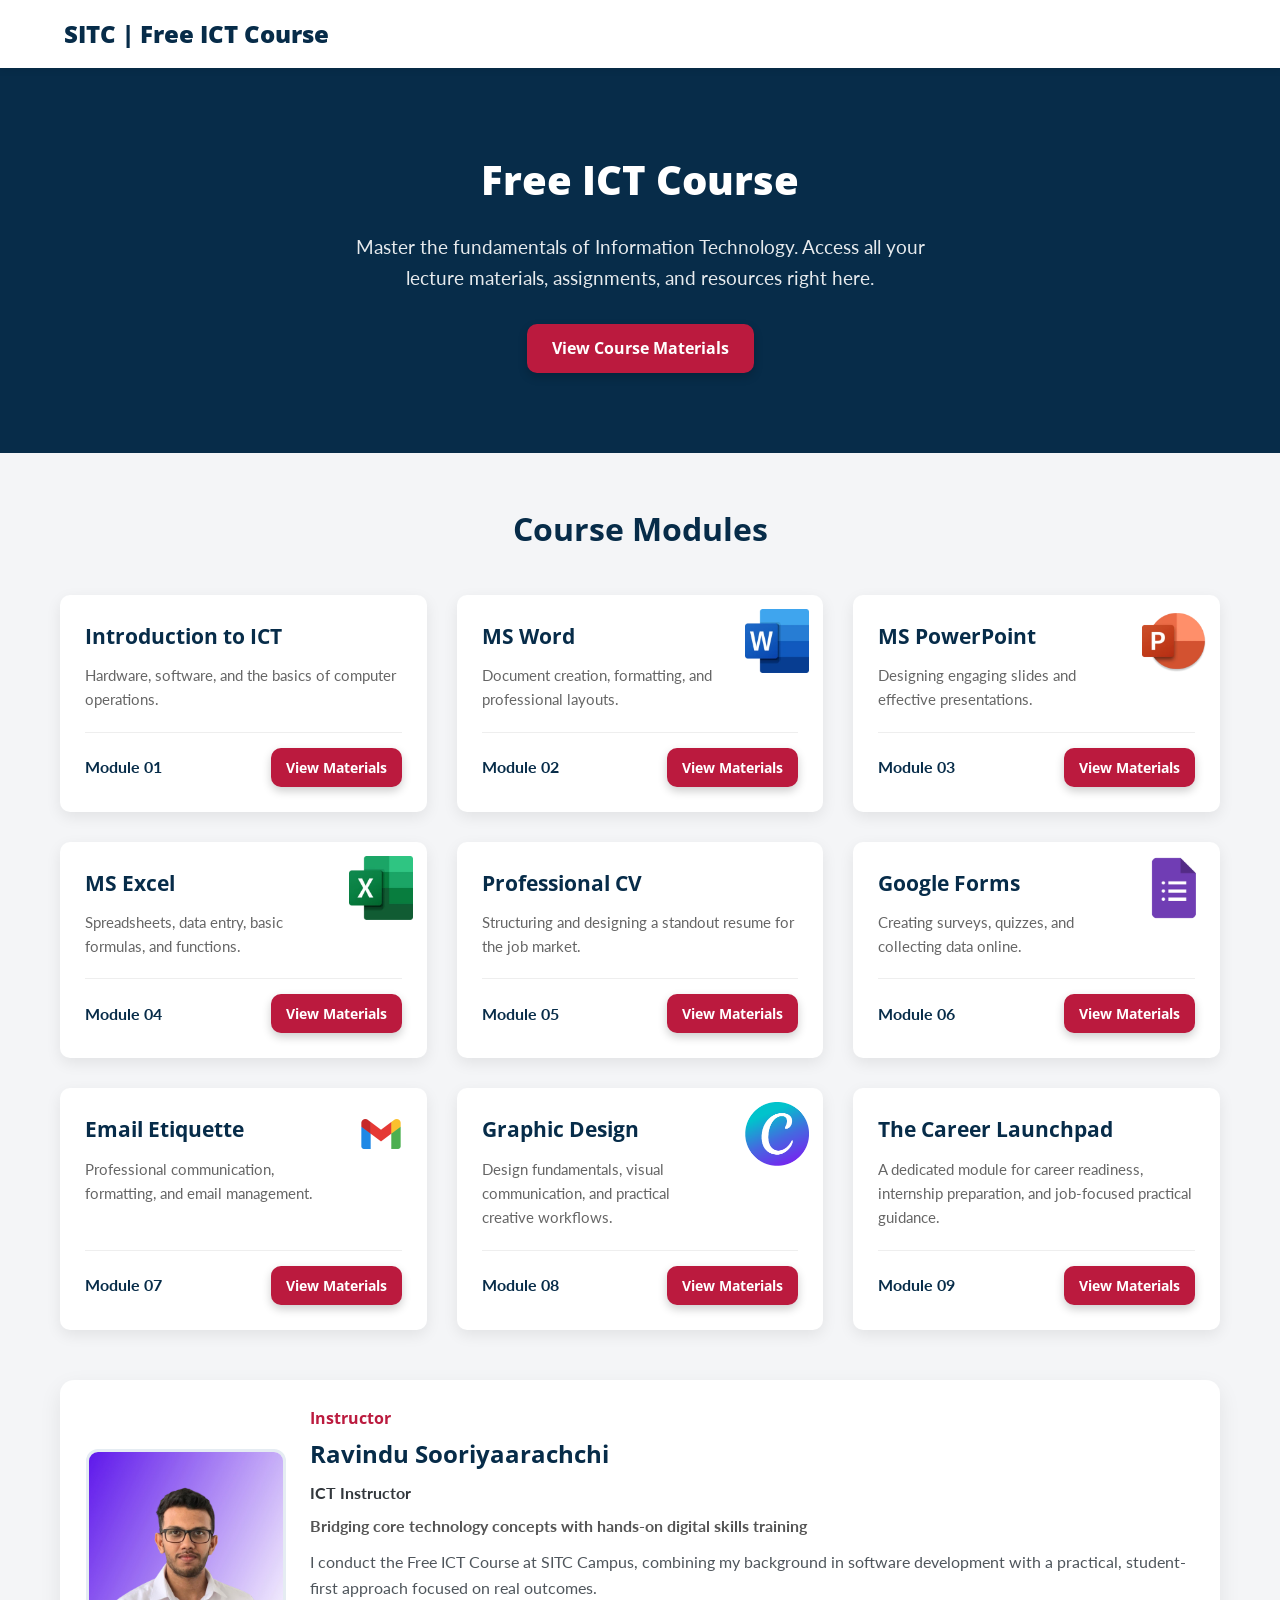
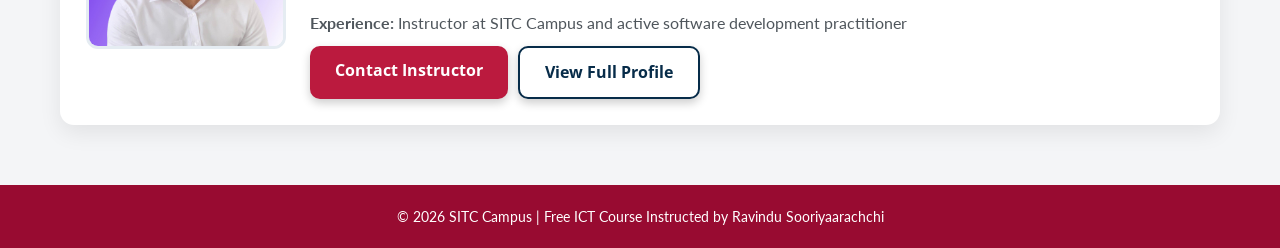
<file: index.html>
<!DOCTYPE html>
<html lang="en">
<head>
    <meta charset="UTF-8">
    <meta name="viewport" content="width=device-width, initial-scale=1.0">
    <meta name="theme-color" content="#072C49">
    <title>Free ICT Course | SITC</title>
    
    <link href="https://fonts.googleapis.com/css2?family=Lato:wght@400;700&family=Open+Sans:wght@400;700;800&display=swap" rel="stylesheet">
    <link rel="stylesheet" href="assets/css/module-card-logos.css">
    <script src="assets/js/render-instructor.js" defer></script>
    
    <style>
        /* --- SITC CSS Variables --- */
        :root {
            --primary-blue: #072C49;
            --accent-red: #BB1A3E;
            --text-dark: #32373c;
            --bg-light: #f4f5f7;
            --white: #ffffff;
            --font-headings: 'Open Sans', sans-serif;
            --font-body: 'Lato', sans-serif;
        }

        /* --- Global Reset & Typography --- */
        * {
            margin: 0;
            padding: 0;
            box-sizing: border-box;
        }

        body {
            font-family: var(--font-body);
            color: var(--text-dark);
            background-color: var(--bg-light);
            line-height: 1.6;
        }

        h1, h2, h3 {
            font-family: var(--font-headings);
            color: var(--primary-blue);
        }

        /* --- Navigation Bar --- */
        header {
            background-color: var(--white);
            box-shadow: 0 4px 6px rgba(0, 0, 0, 0.05);
            padding: 15px 5%;
            display: flex;
            justify-content: space-between;
            align-items: center;
            position: sticky;
            top: 0;
            z-index: 100;
        }

        .logo {
            font-family: var(--font-headings);
            font-size: 24px;
            font-weight: 800;
            color: var(--primary-blue);
            text-decoration: none;
        }

        /* --- Hero Section --- */
        .hero {
            background-color: var(--primary-blue);
            color: var(--white);
            text-align: center;
            padding: 80px 20px;
        }

        .hero h1 {
            color: var(--white);
            font-size: 2.5rem;
            margin-bottom: 20px;
            font-weight: 800;
        }

        .hero p {
            font-size: 1.2rem;
            max-width: 600px;
            margin: 0 auto 30px auto;
            opacity: 0.9;
        }

        /* --- SITC Style Buttons --- */
        .btn {
            display: inline-block;
            background-color: var(--accent-red);
            color: var(--white);
            padding: 12px 25px;
            font-family: var(--font-headings);
            font-weight: 700;
            text-decoration: none;
            border-radius: 10px;
            transition: all 0.3s ease;
            box-shadow: 0px 4px 10px rgba(0,0,0,0.2);
        }

        .btn:hover {
            background-color: #981530;
            transform: translateY(-2px);
        }

        /* --- Course Modules Grid --- */
        .container {
            max-width: 1200px;
            margin: 50px auto;
            padding: 0 20px;
        }

        .section-title {
            text-align: center;
            font-size: 2rem;
            margin-bottom: 40px;
        }

        .grid {
            display: grid;
            grid-template-columns: repeat(auto-fit, minmax(300px, 1fr));
            gap: 30px;
        }

        /* --- SITC Style Cards --- */
        .card {
            background: var(--white);
            border-radius: 10px;
            padding: 25px;
            box-shadow: 0 5px 15px rgba(0,0,0,0.08);
            transition: transform 0.3s ease, box-shadow 0.3s ease;
            display: flex;
            flex-direction: column;
        }

        .card:hover {
            transform: translateY(-5px);
            box-shadow: 0 10px 25px rgba(0,0,0,0.15);
        }

        .card h3 {
            font-size: 1.3rem;
            margin-bottom: 10px;
        }

        .card p {
            font-size: 0.95rem;
            margin-bottom: 20px;
            color: #666;
            flex-grow: 1; /* Pushes the button to the bottom */
        }

        .card-footer {
            display: flex;
            justify-content: space-between;
            align-items: center;
            border-top: 1px solid #eee;
            padding-top: 15px;
        }

        /* --- Instructor Section --- */
        .instructor-section {
            max-width: 1200px;
            margin: 42px auto 0 auto;
            padding: 0 20px;
        }

        .instructor-card {
            background: var(--white);
            border-radius: 14px;
            box-shadow: 0 8px 22px rgba(0, 0, 0, 0.08);
            padding: 26px;
            display: grid;
            grid-template-columns: 200px 1fr;
            gap: 24px;
            align-items: center;
        }

        .instructor-photo-wrap {
            width: 100%;
            max-width: 200px;
            aspect-ratio: 1 / 1;
        }

        .instructor-photo,
        .instructor-photo-fallback {
            width: 100%;
            height: 100%;
            border-radius: 12px;
            object-fit: cover;
        }

        .instructor-photo {
            border: 3px solid #e5ecf2;
        }

        .instructor-photo-fallback {
            display: grid;
            place-items: center;
            background: linear-gradient(135deg, #0f4e7a, #072c49);
            color: #fff;
            font-size: 3rem;
            font-weight: 800;
            font-family: var(--font-headings);
        }

        .instructor-kicker {
            color: var(--accent-red);
            font-weight: 700;
            margin-bottom: 4px;
            font-family: var(--font-headings);
        }

        .instructor-content h2 {
            margin-bottom: 6px;
        }

        .instructor-role {
            font-weight: 700;
            margin-bottom: 8px;
        }

        .instructor-tagline {
            color: #555;
            font-weight: 700;
            margin-bottom: 10px;
        }

        .instructor-bio,
        .instructor-exp {
            margin-bottom: 10px;
            color: #4f565c;
        }

        .instructor-actions {
            display: flex;
            gap: 10px;
            flex-wrap: wrap;
            margin-top: 8px;
        }

        .btn-outline {
            background-color: transparent;
            color: var(--primary-blue);
            border: 2px solid var(--primary-blue);
        }

        .btn-outline:hover {
            background-color: var(--primary-blue);
            color: var(--white);
        }

        /* --- Footer --- */
        footer {
            background-color: #980B31;
            color: var(--white);
            text-align: center;
            padding: 20px;
            margin-top: 60px;
            font-size: 0.9rem;
        }

        @media (max-width: 768px) {
            .hero h1 {
                font-size: 2rem;
            }

            .instructor-card {
                grid-template-columns: 1fr;
                text-align: center;
            }

            .instructor-photo-wrap {
                margin: 0 auto;
            }

            .instructor-actions {
                justify-content: center;
            }
        }
    </style>
</head>
<body class="home-page">

    <header>
        <a href="#" class="logo">SITC | Free ICT Course</a>
    </header>

    <section class="hero">
        <h1>Free ICT Course</h1>
        <p>Master the fundamentals of Information Technology. Access all your lecture materials, assignments, and resources right here.</p>
        <a href="#materials" class="btn">View Course Materials</a>
    </section>

    <div class="container" id="materials">
        <h2 class="section-title">Course Modules</h2>
        
        <div class="grid">
            <div class="card card--module-intro">
                <h3>Introduction to ICT</h3>
                <p>Hardware, software, and the basics of computer operations.</p>
                <div class="card-footer">
                    <span style="color: var(--primary-blue); font-weight: bold;">Module 01</span>
                    <a href="intro.html" class="btn" style="padding: 8px 15px; font-size: 0.9rem;">View Materials</a>
                </div>
            </div>

            <div class="card card--module-word">
                <h3>MS Word</h3>
                <p>Document creation, formatting, and professional layouts.</p>
                <div class="card-footer">
                    <span style="color: var(--primary-blue); font-weight: bold;">Module 02</span>
                    <a href="ms-word.html" class="btn" style="padding: 8px 15px; font-size: 0.9rem;">View Materials</a>
                </div>
            </div>

            <div class="card card--module-powerpoint">
                <h3>MS PowerPoint</h3>
                <p>Designing engaging slides and effective presentations.</p>
                <div class="card-footer">
                    <span style="color: var(--primary-blue); font-weight: bold;">Module 03</span>
                    <a href="ms-powerpoint.html" class="btn" style="padding: 8px 15px; font-size: 0.9rem;">View Materials</a>
                </div>
            </div>

            <div class="card card--module-excel">
                <h3>MS Excel</h3>
                <p>Spreadsheets, data entry, basic formulas, and functions.</p>
                <div class="card-footer">
                    <span style="color: var(--primary-blue); font-weight: bold;">Module 04</span>
                    <a href="ms-excel.html" class="btn" style="padding: 8px 15px; font-size: 0.9rem;">View Materials</a>
                </div>
            </div>

            <div class="card card--module-cv">
                <h3>Professional CV</h3>
                <p>Structuring and designing a standout resume for the job market.</p>
                <div class="card-footer">
                    <span style="color: var(--primary-blue); font-weight: bold;">Module 05</span>
                    <a href="cv.html" class="btn" style="padding: 8px 15px; font-size: 0.9rem;">View Materials</a>
                </div>
            </div>

            <div class="card card--module-google-forms">
                <h3>Google Forms</h3>
                <p>Creating surveys, quizzes, and collecting data online.</p>
                <div class="card-footer">
                    <span style="color: var(--primary-blue); font-weight: bold;">Module 06</span>
                    <a href="google-forms.html" class="btn" style="padding: 8px 15px; font-size: 0.9rem;">View Materials</a>
                </div>
            </div>

            <div class="card card--module-email">
                <h3>Email Etiquette</h3>
                <p>Professional communication, formatting, and email management.</p>
                <div class="card-footer">
                    <span style="color: var(--primary-blue); font-weight: bold;">Module 07</span>
                    <a href="email.html" class="btn" style="padding: 8px 15px; font-size: 0.9rem;">View Materials</a>
                </div>
            </div>

            <div class="card card--module-graphic-design">
                <h3>Graphic Design</h3>
                <p>Design fundamentals, visual communication, and practical creative workflows.</p>
                <div class="card-footer">
                    <span style="color: var(--primary-blue); font-weight: bold;">Module 08</span>
                    <a href="graphic-design.html" class="btn" style="padding: 8px 15px; font-size: 0.9rem;">View Materials</a>
                </div>
            </div>

            <div class="card card--module-career-launchpad">
                <h3>The Career Launchpad</h3>
                <p>A dedicated module for career readiness, internship preparation, and job-focused practical guidance.</p>
                <div class="card-footer">
                    <span style="color: var(--primary-blue); font-weight: bold;">Module 09</span>
                    <a href="career-launchpad.html" class="btn" style="padding: 8px 15px; font-size: 0.9rem;">View Materials</a>
                </div>
            </div>

        </div>
    </div>

    <section class="instructor-section" id="instructor">
        <div class="instructor-card" data-instructor-summary></div>
    </section>

    <footer>
        <p>&copy; 2026 SITC Campus | Free ICT Course Instructed by Ravindu Sooriyaarachchi</p>
    </footer>

</body>
</html>
</file>
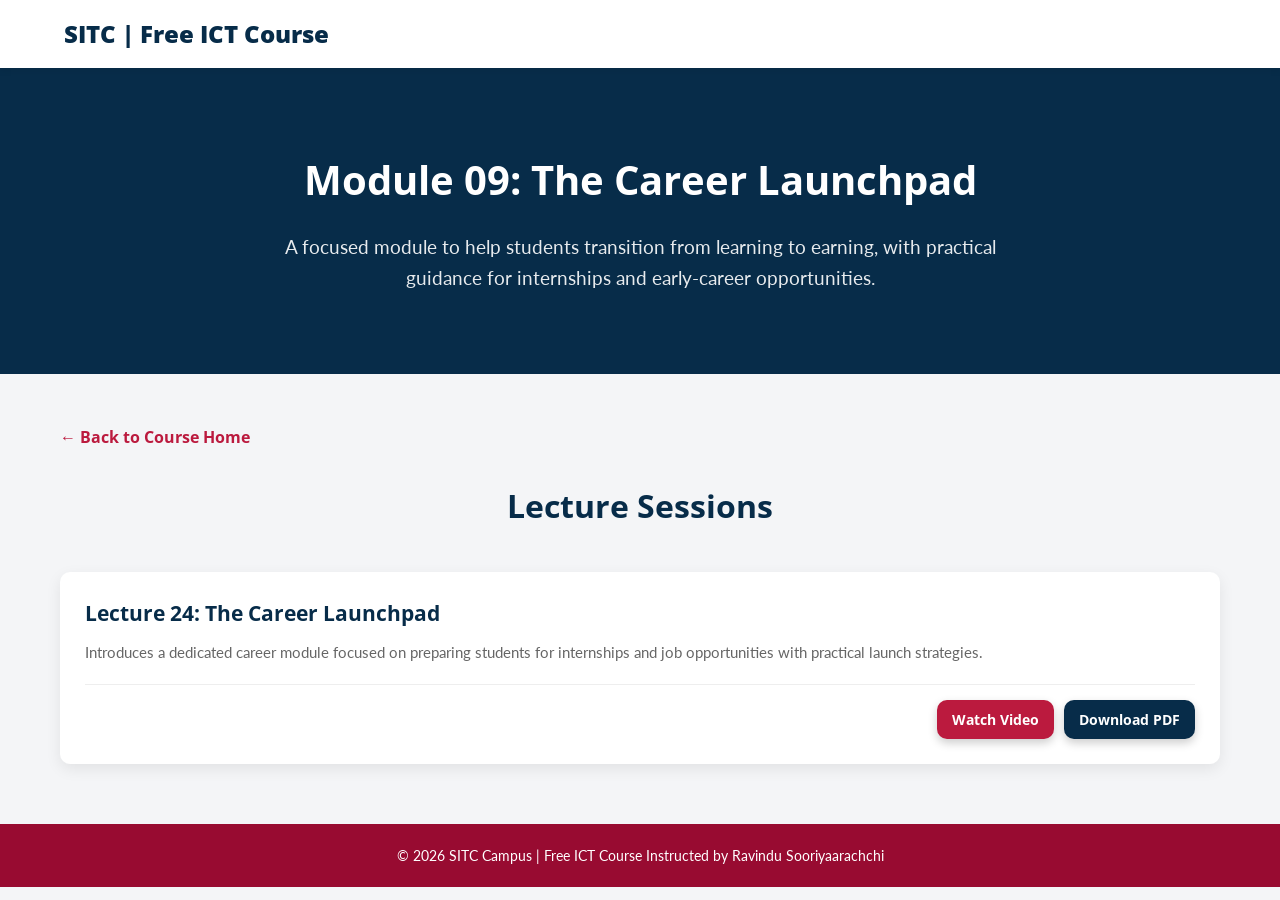
<file: career-launchpad.html>
<!DOCTYPE html>
<html lang="en">
<head>
	<meta charset="UTF-8">
	<meta name="viewport" content="width=device-width, initial-scale=1.0">
	<meta name="theme-color" content="#072C49">
	<title>The Career Launchpad | Free ICT Course | SITC</title>

	<link href="https://fonts.googleapis.com/css2?family=Lato:wght@400;700&family=Open+Sans:wght@400;700;800&display=swap" rel="stylesheet">

	<style>
		:root {
			--primary-blue: #072C49;
			--accent-red: #BB1A3E;
			--text-dark: #32373c;
			--bg-light: #f4f5f7;
			--white: #ffffff;
			--font-headings: 'Open Sans', sans-serif;
			--font-body: 'Lato', sans-serif;
		}

		* { margin: 0; padding: 0; box-sizing: border-box; }

		body {
			font-family: var(--font-body);
			color: var(--text-dark);
			background-color: var(--bg-light);
			line-height: 1.6;
		}

		h1, h2, h3 { font-family: var(--font-headings); color: var(--primary-blue); }

		header {
			background-color: var(--white);
			box-shadow: 0 4px 6px rgba(0, 0, 0, 0.05);
			padding: 15px 5%;
			display: flex;
			align-items: center;
			position: sticky;
			top: 0;
			z-index: 100;
		}

		.logo {
			font-family: var(--font-headings);
			font-size: 24px;
			font-weight: 800;
			color: var(--primary-blue);
			text-decoration: none;
		}

		.hero {
			background-color: var(--primary-blue);
			color: var(--white);
			text-align: center;
			padding: 80px 20px;
		}

		.hero h1 { color: var(--white); font-size: 2.5rem; margin-bottom: 20px; }
		.hero p { font-size: 1.2rem; max-width: 720px; margin: 0 auto; opacity: 0.9; }

		.btn {
			display: inline-block;
			background-color: var(--primary-blue);
			color: var(--white);
			padding: 12px 25px;
			font-family: var(--font-headings);
			font-weight: 700;
			text-decoration: none;
			border-radius: 10px;
			transition: all 0.3s ease;
			box-shadow: 0 4px 10px rgba(0, 0, 0, 0.2);
		}

		.btn:hover { background-color: #051f34; transform: translateY(-2px); }
		.btn-video { background-color: var(--accent-red); }
		.btn-video:hover { background-color: #981530; }

		.container { max-width: 1200px; margin: 50px auto; padding: 0 20px; }
		.back-link {
			display: inline-block;
			margin-bottom: 30px;
			color: var(--accent-red);
			text-decoration: none;
			font-weight: 700;
			font-family: var(--font-headings);
		}
		.section-title { text-align: center; font-size: 2rem; margin-bottom: 40px; }

		.grid {
			display: grid;
			grid-template-columns: repeat(auto-fit, minmax(300px, 1fr));
			gap: 30px;
		}

		.card {
			background: var(--white);
			border-radius: 10px;
			padding: 25px;
			box-shadow: 0 5px 15px rgba(0, 0, 0, 0.08);
			transition: transform 0.3s ease, box-shadow 0.3s ease;
			display: flex;
			flex-direction: column;
		}

		.card:hover { transform: translateY(-5px); box-shadow: 0 10px 25px rgba(0, 0, 0, 0.15); }
		.card h3 { font-size: 1.3rem; margin-bottom: 10px; }
		.card p { font-size: 0.95rem; margin-bottom: 20px; color: #666; flex-grow: 1; }
		.card-footer { display: flex; justify-content: flex-end; border-top: 1px solid #eee; padding-top: 15px; }
		.card-actions { display: flex; gap: 10px; flex-wrap: wrap; justify-content: flex-end; }
		.card--assignment { border: 2px solid var(--accent-red); }
		.card-title--assignment { color: var(--accent-red); }

		footer {
			background-color: #980B31;
			color: var(--white);
			text-align: center;
			padding: 20px;
			margin-top: 60px;
			font-size: .9rem;
		}

		@media (max-width: 768px) {
			.hero h1 { font-size: 2rem; }
		}
	</style>
	<script src="assets/js/render-cards.js" defer></script>
</head>
<body>
	<header>
		<a href="index.html" class="logo">SITC | Free ICT Course</a>
	</header>

	<section class="hero">
		<h1>Module 09: The Career Launchpad</h1>
		<p>A focused module to help students transition from learning to earning, with practical guidance for internships and early-career opportunities.</p>
	</section>

	<div class="container" id="materials">
		<a href="index.html" class="back-link">&larr; Back to Course Home</a>
		<h2 class="section-title">Lecture Sessions</h2>
		<div class="grid" data-sessions-grid data-module="career-launchpad"></div>
	</div>

	<footer>
		<p>&copy; 2026 SITC Campus | Free ICT Course Instructed by Ravindu Sooriyaarachchi</p>
	</footer>
</body>
</html>
</file>
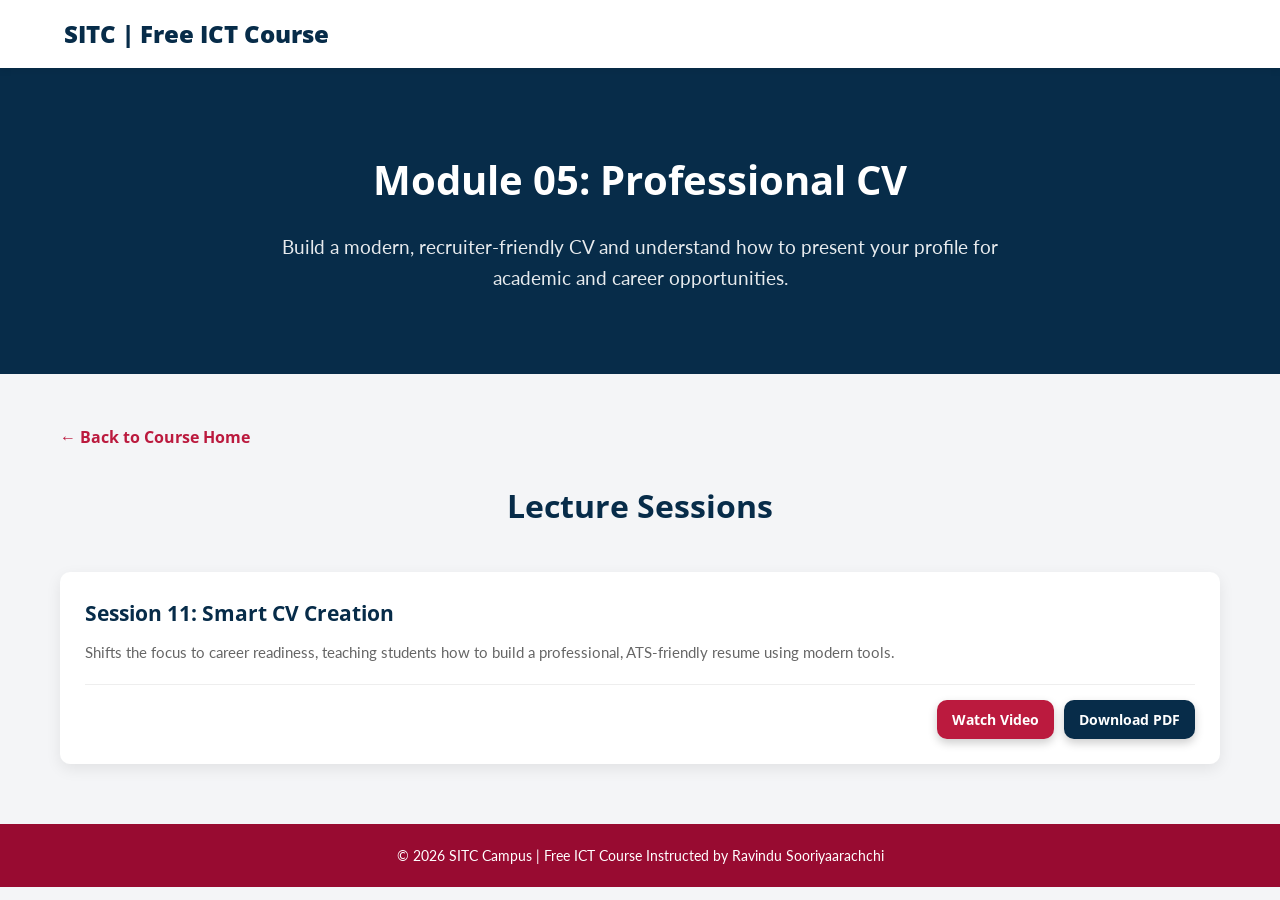
<file: cv.html>
<!DOCTYPE html>
<html lang="en">
<head>
	<meta charset="UTF-8">
	<meta name="viewport" content="width=device-width, initial-scale=1.0">
	<meta name="theme-color" content="#072C49">
	<title>Professional CV | Free ICT Course | SITC</title>

	<link href="https://fonts.googleapis.com/css2?family=Lato:wght@400;700&family=Open+Sans:wght@400;700;800&display=swap" rel="stylesheet">

	<style>
		:root { --primary-blue: #072C49; --accent-red: #BB1A3E; --text-dark: #32373c; --bg-light: #f4f5f7; --white: #ffffff; --font-headings: 'Open Sans', sans-serif; --font-body: 'Lato', sans-serif; }
		* { margin: 0; padding: 0; box-sizing: border-box; }
		body { font-family: var(--font-body); color: var(--text-dark); background-color: var(--bg-light); line-height: 1.6; }
		h1, h2, h3 { font-family: var(--font-headings); color: var(--primary-blue); }
		header { background-color: var(--white); box-shadow: 0 4px 6px rgba(0,0,0,.05); padding: 15px 5%; display: flex; align-items: center; position: sticky; top: 0; z-index: 100; }
		.logo { font-family: var(--font-headings); font-size: 24px; font-weight: 800; color: var(--primary-blue); text-decoration: none; }
		.hero { background-color: var(--primary-blue); color: var(--white); text-align: center; padding: 80px 20px; }
		.hero h1 { color: var(--white); font-size: 2.5rem; margin-bottom: 20px; }
		.hero p { font-size: 1.2rem; max-width: 720px; margin: 0 auto; opacity: .9; }
		.btn { display: inline-block; background-color: var(--primary-blue); color: var(--white); padding: 12px 25px; font-family: var(--font-headings); font-weight: 700; text-decoration: none; border-radius: 10px; transition: all .3s ease; box-shadow: 0 4px 10px rgba(0,0,0,.2); }
		.btn:hover { background-color: #051f34; transform: translateY(-2px); }
		.btn-video { background-color: var(--accent-red); }
		.btn-video:hover { background-color: #981530; }
		.container { max-width: 1200px; margin: 50px auto; padding: 0 20px; }
		.back-link { display: inline-block; margin-bottom: 30px; color: var(--accent-red); text-decoration: none; font-weight: 700; font-family: var(--font-headings); }
		.section-title { text-align: center; font-size: 2rem; margin-bottom: 40px; }
		.grid { display: grid; grid-template-columns: repeat(auto-fit, minmax(300px, 1fr)); gap: 30px; }
		.card { background: var(--white); border-radius: 10px; padding: 25px; box-shadow: 0 5px 15px rgba(0,0,0,.08); transition: transform .3s ease, box-shadow .3s ease; display: flex; flex-direction: column; }
		.card:hover { transform: translateY(-5px); box-shadow: 0 10px 25px rgba(0,0,0,.15); }
		.card h3 { font-size: 1.3rem; margin-bottom: 10px; }
		.card p { font-size: .95rem; margin-bottom: 20px; color: #666; flex-grow: 1; }
		.card-footer { display: flex; justify-content: flex-end; border-top: 1px solid #eee; padding-top: 15px; }
		.card-actions { display: flex; gap: 10px; flex-wrap: wrap; justify-content: flex-end; }
		.card--assignment { border: 2px solid var(--accent-red); }
		.card-title--assignment { color: var(--accent-red); }
		footer { background-color: #980B31; color: var(--white); text-align: center; padding: 20px; margin-top: 60px; font-size: .9rem; }
		@media (max-width: 768px) { .hero h1 { font-size: 2rem; } }
	</style>
	<script src="assets/js/render-cards.js" defer></script>
</head>
<body>
	<header>
		<a href="index.html" class="logo">SITC | Free ICT Course</a>
	</header>

	<section class="hero">
		<h1>Module 05: Professional CV</h1>
		<p>Build a modern, recruiter-friendly CV and understand how to present your profile for academic and career opportunities.</p>
	</section>

	<div class="container" id="materials">
		<a href="index.html" class="back-link">&larr; Back to Course Home</a>
		<h2 class="section-title">Lecture Sessions</h2>
		<div class="grid" data-sessions-grid data-module="cv"></div>
	</div>

	<footer>
		<p>&copy; 2026 SITC Campus | Free ICT Course Instructed by Ravindu Sooriyaarachchi</p>
	</footer>
</body>
</html>
</file>
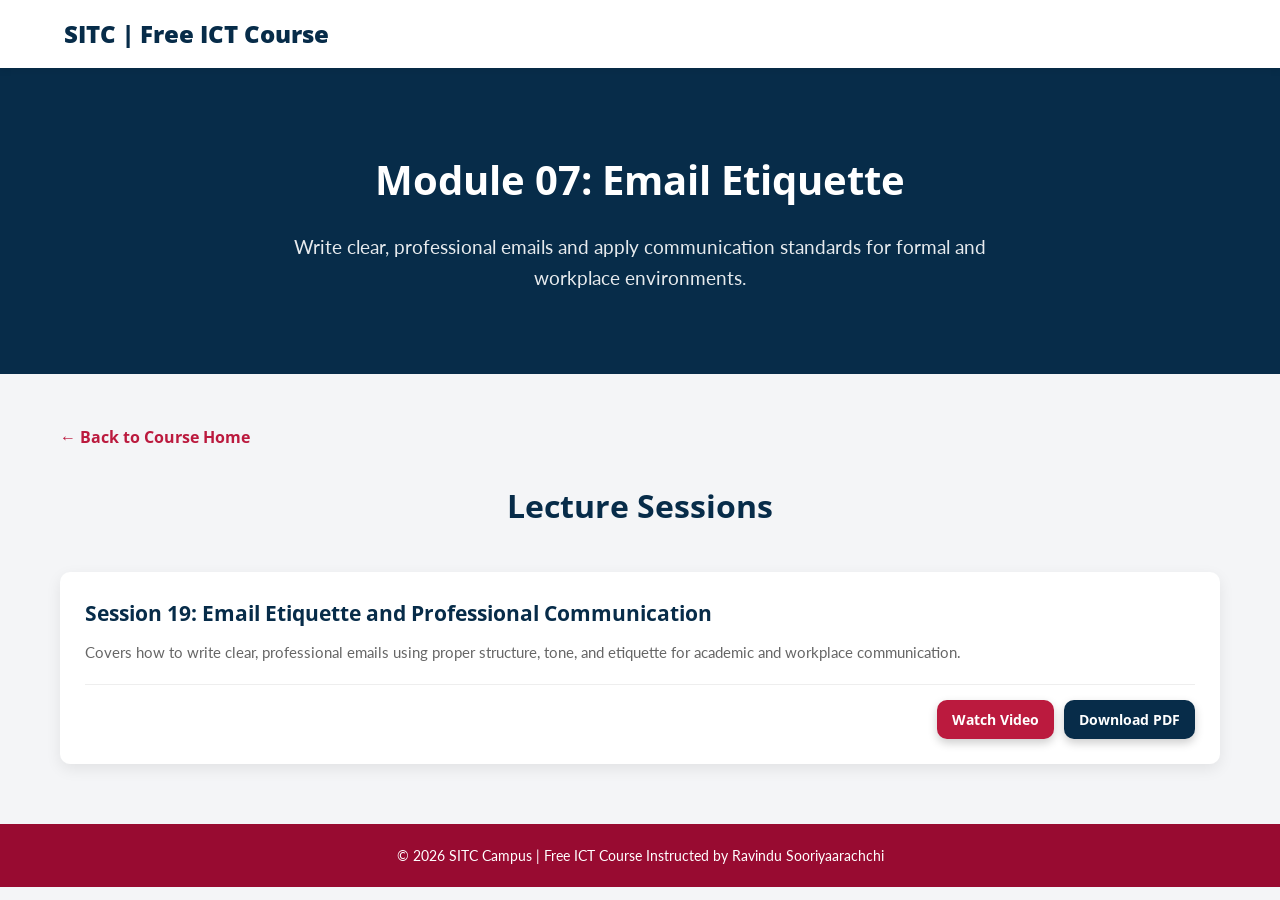
<file: email.html>
<!DOCTYPE html>
<html lang="en">
<head>
	<meta charset="UTF-8">
	<meta name="viewport" content="width=device-width, initial-scale=1.0">
	<meta name="theme-color" content="#072C49">
	<title>Email Etiquette | Free ICT Course | SITC</title>

	<link href="https://fonts.googleapis.com/css2?family=Lato:wght@400;700&family=Open+Sans:wght@400;700;800&display=swap" rel="stylesheet">

	<style>
		:root { --primary-blue: #072C49; --accent-red: #BB1A3E; --text-dark: #32373c; --bg-light: #f4f5f7; --white: #ffffff; --font-headings: 'Open Sans', sans-serif; --font-body: 'Lato', sans-serif; }
		* { margin: 0; padding: 0; box-sizing: border-box; }
		body { font-family: var(--font-body); color: var(--text-dark); background-color: var(--bg-light); line-height: 1.6; }
		h1, h2, h3 { font-family: var(--font-headings); color: var(--primary-blue); }
		header { background-color: var(--white); box-shadow: 0 4px 6px rgba(0,0,0,.05); padding: 15px 5%; display: flex; align-items: center; position: sticky; top: 0; z-index: 100; }
		.logo { font-family: var(--font-headings); font-size: 24px; font-weight: 800; color: var(--primary-blue); text-decoration: none; }
		.hero { background-color: var(--primary-blue); color: var(--white); text-align: center; padding: 80px 20px; }
		.hero h1 { color: var(--white); font-size: 2.5rem; margin-bottom: 20px; }
		.hero p { font-size: 1.2rem; max-width: 720px; margin: 0 auto; opacity: .9; }
		.btn { display: inline-block; background-color: var(--primary-blue); color: var(--white); padding: 12px 25px; font-family: var(--font-headings); font-weight: 700; text-decoration: none; border-radius: 10px; transition: all .3s ease; box-shadow: 0 4px 10px rgba(0,0,0,.2); }
		.btn:hover { background-color: #051f34; transform: translateY(-2px); }
		.btn-video { background-color: var(--accent-red); }
		.btn-video:hover { background-color: #981530; }
		.container { max-width: 1200px; margin: 50px auto; padding: 0 20px; }
		.back-link { display: inline-block; margin-bottom: 30px; color: var(--accent-red); text-decoration: none; font-weight: 700; font-family: var(--font-headings); }
		.section-title { text-align: center; font-size: 2rem; margin-bottom: 40px; }
		.grid { display: grid; grid-template-columns: repeat(auto-fit, minmax(300px, 1fr)); gap: 30px; }
		.card { background: var(--white); border-radius: 10px; padding: 25px; box-shadow: 0 5px 15px rgba(0,0,0,.08); transition: transform .3s ease, box-shadow .3s ease; display: flex; flex-direction: column; }
		.card:hover { transform: translateY(-5px); box-shadow: 0 10px 25px rgba(0,0,0,.15); }
		.card h3 { font-size: 1.3rem; margin-bottom: 10px; }
		.card p { font-size: .95rem; margin-bottom: 20px; color: #666; flex-grow: 1; }
		.card-footer { display: flex; justify-content: flex-end; border-top: 1px solid #eee; padding-top: 15px; }
		.card-actions { display: flex; gap: 10px; flex-wrap: wrap; justify-content: flex-end; }
		.card--assignment { border: 2px solid var(--accent-red); }
		.card-title--assignment { color: var(--accent-red); }
		footer { background-color: #980B31; color: var(--white); text-align: center; padding: 20px; margin-top: 60px; font-size: .9rem; }
		@media (max-width: 768px) { .hero h1 { font-size: 2rem; } }
	</style>
	<script src="assets/js/render-cards.js" defer></script>
</head>
<body>
	<header>
		<a href="index.html" class="logo">SITC | Free ICT Course</a>
	</header>

	<section class="hero">
		<h1>Module 07: Email Etiquette</h1>
		<p>Write clear, professional emails and apply communication standards for formal and workplace environments.</p>
	</section>

	<div class="container" id="materials">
		<a href="index.html" class="back-link">&larr; Back to Course Home</a>
		<h2 class="section-title">Lecture Sessions</h2>
		<div class="grid" data-sessions-grid data-module="email"></div>
	</div>

	<footer>
		<p>&copy; 2026 SITC Campus | Free ICT Course Instructed by Ravindu Sooriyaarachchi</p>
	</footer>
</body>
</html>
</file>
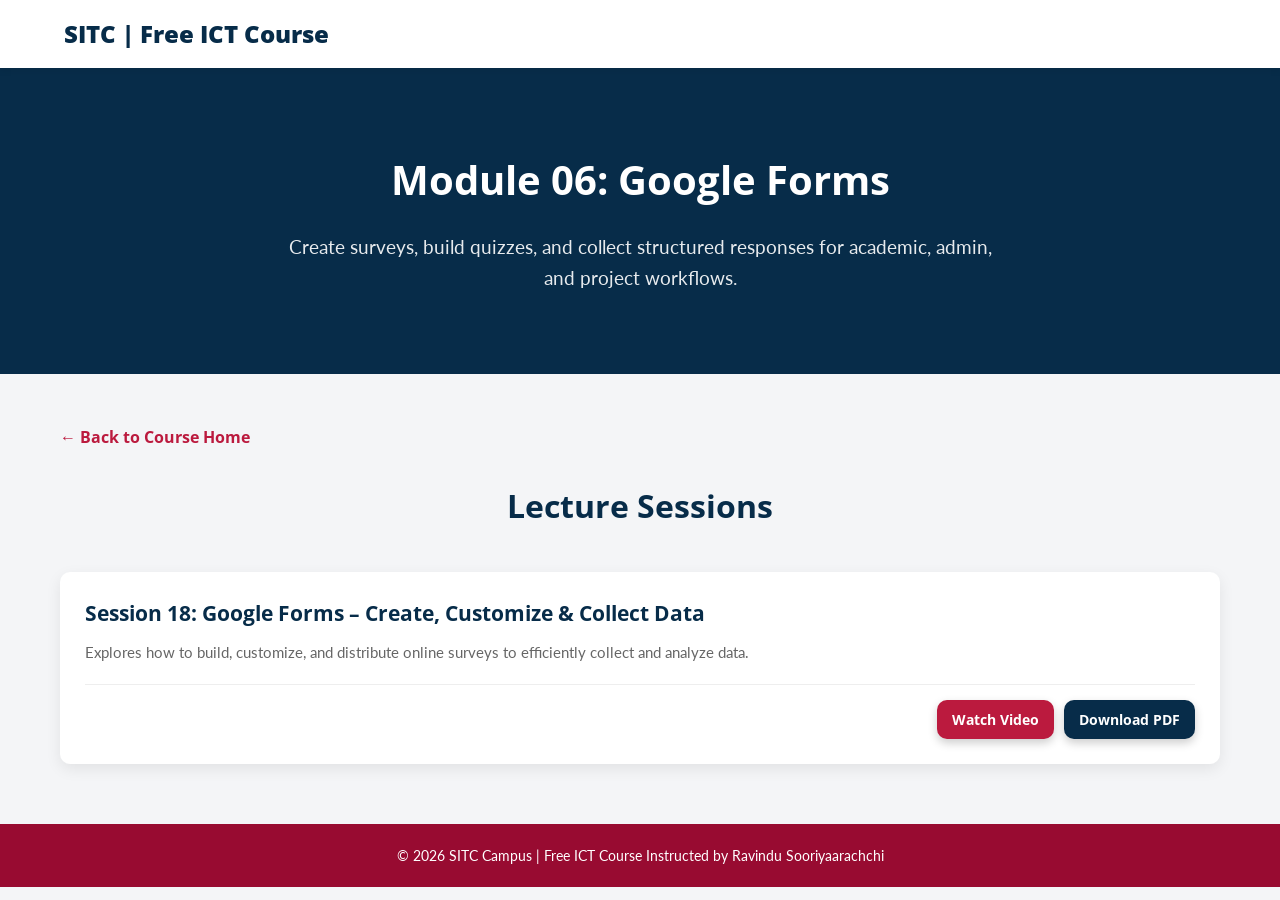
<file: google-forms.html>
<!DOCTYPE html>
<html lang="en">
<head>
	<meta charset="UTF-8">
	<meta name="viewport" content="width=device-width, initial-scale=1.0">
	<meta name="theme-color" content="#072C49">
	<title>Google Forms | Free ICT Course | SITC</title>

	<link href="https://fonts.googleapis.com/css2?family=Lato:wght@400;700&family=Open+Sans:wght@400;700;800&display=swap" rel="stylesheet">

	<style>
		:root { --primary-blue: #072C49; --accent-red: #BB1A3E; --text-dark: #32373c; --bg-light: #f4f5f7; --white: #ffffff; --font-headings: 'Open Sans', sans-serif; --font-body: 'Lato', sans-serif; }
		* { margin: 0; padding: 0; box-sizing: border-box; }
		body { font-family: var(--font-body); color: var(--text-dark); background-color: var(--bg-light); line-height: 1.6; }
		h1, h2, h3 { font-family: var(--font-headings); color: var(--primary-blue); }
		header { background-color: var(--white); box-shadow: 0 4px 6px rgba(0,0,0,.05); padding: 15px 5%; display: flex; align-items: center; position: sticky; top: 0; z-index: 100; }
		.logo { font-family: var(--font-headings); font-size: 24px; font-weight: 800; color: var(--primary-blue); text-decoration: none; }
		.hero { background-color: var(--primary-blue); color: var(--white); text-align: center; padding: 80px 20px; }
		.hero h1 { color: var(--white); font-size: 2.5rem; margin-bottom: 20px; }
		.hero p { font-size: 1.2rem; max-width: 720px; margin: 0 auto; opacity: .9; }
		.btn { display: inline-block; background-color: var(--primary-blue); color: var(--white); padding: 12px 25px; font-family: var(--font-headings); font-weight: 700; text-decoration: none; border-radius: 10px; transition: all .3s ease; box-shadow: 0 4px 10px rgba(0,0,0,.2); }
		.btn:hover { background-color: #051f34; transform: translateY(-2px); }
		.btn-video { background-color: var(--accent-red); }
		.btn-video:hover { background-color: #981530; }
		.container { max-width: 1200px; margin: 50px auto; padding: 0 20px; }
		.back-link { display: inline-block; margin-bottom: 30px; color: var(--accent-red); text-decoration: none; font-weight: 700; font-family: var(--font-headings); }
		.section-title { text-align: center; font-size: 2rem; margin-bottom: 40px; }
		.grid { display: grid; grid-template-columns: repeat(auto-fit, minmax(300px, 1fr)); gap: 30px; }
		.card { background: var(--white); border-radius: 10px; padding: 25px; box-shadow: 0 5px 15px rgba(0,0,0,.08); transition: transform .3s ease, box-shadow .3s ease; display: flex; flex-direction: column; }
		.card:hover { transform: translateY(-5px); box-shadow: 0 10px 25px rgba(0,0,0,.15); }
		.card h3 { font-size: 1.3rem; margin-bottom: 10px; }
		.card p { font-size: .95rem; margin-bottom: 20px; color: #666; flex-grow: 1; }
		.card-footer { display: flex; justify-content: flex-end; border-top: 1px solid #eee; padding-top: 15px; }
		.card-actions { display: flex; gap: 10px; flex-wrap: wrap; justify-content: flex-end; }
		.card--assignment { border: 2px solid var(--accent-red); }
		.card-title--assignment { color: var(--accent-red); }
		footer { background-color: #980B31; color: var(--white); text-align: center; padding: 20px; margin-top: 60px; font-size: .9rem; }
		@media (max-width: 768px) { .hero h1 { font-size: 2rem; } }
	</style>
	<script src="assets/js/render-cards.js" defer></script>
</head>
<body>
	<header>
		<a href="index.html" class="logo">SITC | Free ICT Course</a>
	</header>

	<section class="hero">
		<h1>Module 06: Google Forms</h1>
		<p>Create surveys, build quizzes, and collect structured responses for academic, admin, and project workflows.</p>
	</section>

	<div class="container" id="materials">
		<a href="index.html" class="back-link">&larr; Back to Course Home</a>
		<h2 class="section-title">Lecture Sessions</h2>
		<div class="grid" data-sessions-grid data-module="google-forms"></div>
	</div>

	<footer>
		<p>&copy; 2026 SITC Campus | Free ICT Course Instructed by Ravindu Sooriyaarachchi</p>
	</footer>
</body>
</html>
</file>
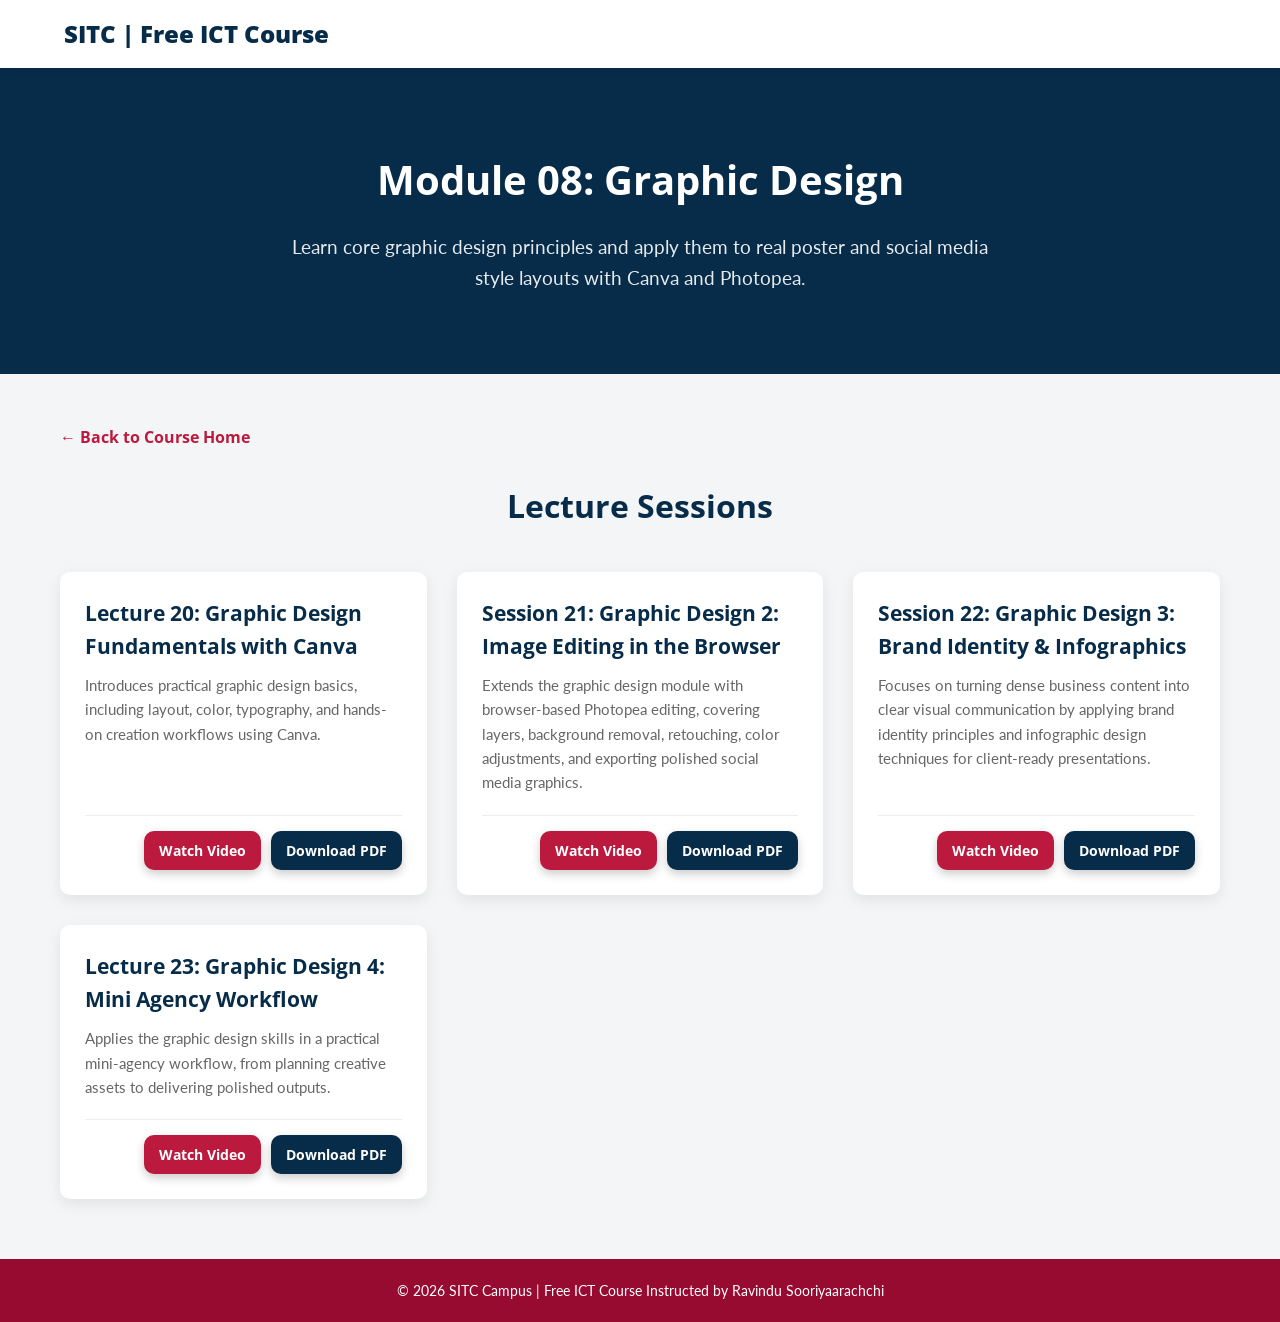
<file: graphic-design.html>
<!DOCTYPE html>
<html lang="en">
<head>
	<meta charset="UTF-8">
	<meta name="viewport" content="width=device-width, initial-scale=1.0">
	<meta name="theme-color" content="#072C49">
	<title>Graphic Design | Free ICT Course | SITC</title>

	<link href="https://fonts.googleapis.com/css2?family=Lato:wght@400;700&family=Open+Sans:wght@400;700;800&display=swap" rel="stylesheet">

	<style>
		:root {
			--primary-blue: #072C49;
			--accent-red: #BB1A3E;
			--text-dark: #32373c;
			--bg-light: #f4f5f7;
			--white: #ffffff;
			--font-headings: 'Open Sans', sans-serif;
			--font-body: 'Lato', sans-serif;
		}

		* { margin: 0; padding: 0; box-sizing: border-box; }

		body {
			font-family: var(--font-body);
			color: var(--text-dark);
			background-color: var(--bg-light);
			line-height: 1.6;
		}

		h1, h2, h3 { font-family: var(--font-headings); color: var(--primary-blue); }

		header {
			background-color: var(--white);
			box-shadow: 0 4px 6px rgba(0, 0, 0, 0.05);
			padding: 15px 5%;
			display: flex;
			align-items: center;
			position: sticky;
			top: 0;
			z-index: 100;
		}

		.logo {
			font-family: var(--font-headings);
			font-size: 24px;
			font-weight: 800;
			color: var(--primary-blue);
			text-decoration: none;
		}

		.hero {
			background-color: var(--primary-blue);
			color: var(--white);
			text-align: center;
			padding: 80px 20px;
		}

		.hero h1 { color: var(--white); font-size: 2.5rem; margin-bottom: 20px; }
		.hero p { font-size: 1.2rem; max-width: 720px; margin: 0 auto; opacity: 0.9; }

		.btn {
			display: inline-block;
			background-color: var(--primary-blue);
			color: var(--white);
			padding: 12px 25px;
			font-family: var(--font-headings);
			font-weight: 700;
			text-decoration: none;
			border-radius: 10px;
			transition: all 0.3s ease;
			box-shadow: 0 4px 10px rgba(0, 0, 0, 0.2);
		}

		.btn:hover { background-color: #051f34; transform: translateY(-2px); }
		.btn-video { background-color: var(--accent-red); }
		.btn-video:hover { background-color: #981530; }

		.container { max-width: 1200px; margin: 50px auto; padding: 0 20px; }
		.back-link {
			display: inline-block;
			margin-bottom: 30px;
			color: var(--accent-red);
			text-decoration: none;
			font-weight: 700;
			font-family: var(--font-headings);
		}
		.section-title { text-align: center; font-size: 2rem; margin-bottom: 40px; }

		.grid {
			display: grid;
			grid-template-columns: repeat(auto-fit, minmax(300px, 1fr));
			gap: 30px;
		}

		.card {
			background: var(--white);
			border-radius: 10px;
			padding: 25px;
			box-shadow: 0 5px 15px rgba(0, 0, 0, 0.08);
			transition: transform 0.3s ease, box-shadow 0.3s ease;
			display: flex;
			flex-direction: column;
		}

		.card:hover { transform: translateY(-5px); box-shadow: 0 10px 25px rgba(0, 0, 0, 0.15); }
		.card h3 { font-size: 1.3rem; margin-bottom: 10px; }
		.card p { font-size: 0.95rem; margin-bottom: 20px; color: #666; flex-grow: 1; }
		.card-footer { display: flex; justify-content: flex-end; border-top: 1px solid #eee; padding-top: 15px; }
		.card-actions { display: flex; gap: 10px; flex-wrap: wrap; justify-content: flex-end; }
		.card--assignment { border: 2px solid var(--accent-red); }
		.card-title--assignment { color: var(--accent-red); }

		footer {
			background-color: #980B31;
			color: var(--white);
			text-align: center;
			padding: 20px;
			margin-top: 60px;
			font-size: .9rem;
		}

		@media (max-width: 768px) {
			.hero h1 { font-size: 2rem; }
		}
	</style>
	<script src="assets/js/render-cards.js" defer></script>
</head>
<body>
	<header>
		<a href="index.html" class="logo">SITC | Free ICT Course</a>
	</header>

	<section class="hero">
		<h1>Module 08: Graphic Design</h1>
		<p>Learn core graphic design principles and apply them to real poster and social media style layouts with Canva and Photopea.</p>
	</section>

	<div class="container" id="materials">
		<a href="index.html" class="back-link">&larr; Back to Course Home</a>
		<h2 class="section-title">Lecture Sessions</h2>
		<div class="grid" data-sessions-grid data-module="graphic-design"></div>
	</div>

	<footer>
		<p>&copy; 2026 SITC Campus | Free ICT Course Instructed by Ravindu Sooriyaarachchi</p>
	</footer>
</body>
</html>
</file>
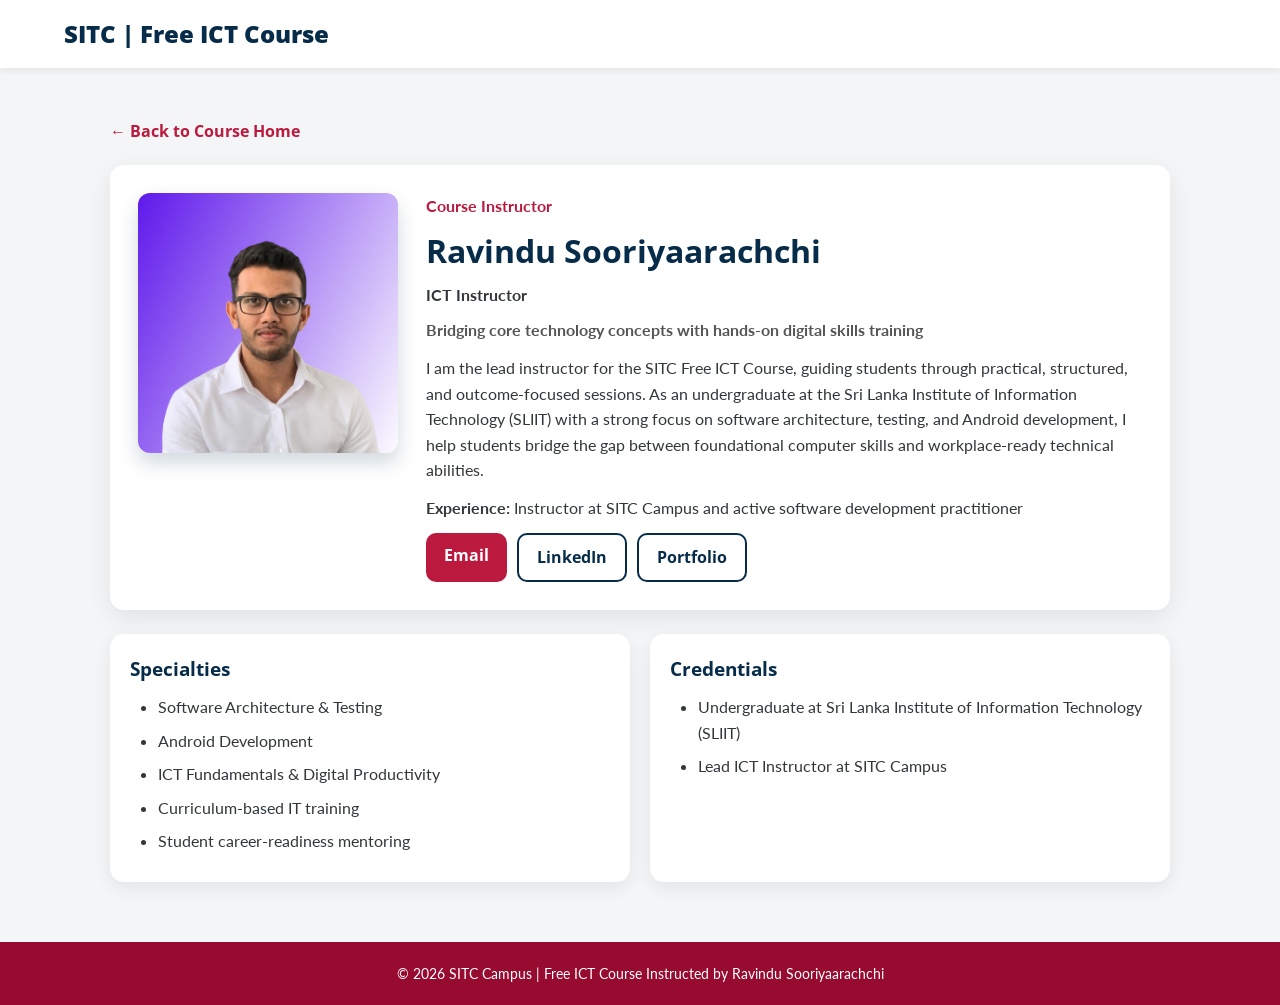
<file: instructor.html>
<!DOCTYPE html>
<html lang="en">
<head>
    <meta charset="UTF-8">
    <meta name="viewport" content="width=device-width, initial-scale=1.0">
    <meta name="theme-color" content="#072C49">
    <title>Instructor Profile | Free ICT Course | SITC</title>

    <link href="https://fonts.googleapis.com/css2?family=Lato:wght@400;700&family=Open+Sans:wght@400;700;800&display=swap" rel="stylesheet">

    <style>
        :root {
            --primary-blue: #072C49;
            --accent-red: #BB1A3E;
    
    /* Additional styles can go here */
    
            --text-dark: #32373c;
            --bg-light: #f4f5f7;
            --white: #ffffff;
            --font-headings: 'Open Sans', sans-serif;
            --font-body: 'Lato', sans-serif;
        }

        * { margin: 0; padding: 0; box-sizing: border-box; }

        body {
            font-family: var(--font-body);
            color: var(--text-dark);
            background-color: var(--bg-light);
            line-height: 1.6;
        }

        header {
            background-color: var(--white);
            box-shadow: 0 4px 6px rgba(0, 0, 0, 0.05);
            padding: 15px 5%;
            position: sticky;
            top: 0;
            z-index: 100;
        }

        .logo {
            font-family: var(--font-headings);
            font-size: 24px;
            font-weight: 800;
            color: var(--primary-blue);
            text-decoration: none;
        }

        .container {
            max-width: 1100px;
            margin: 50px auto;
            padding: 0 20px;
        }

        .back-link {
            display: inline-block;
            margin-bottom: 20px;
            color: var(--accent-red);
            text-decoration: none;
            font-weight: 700;
            font-family: var(--font-headings);
        }

        .instructor-profile {
            background: var(--white);
            border-radius: 14px;
            box-shadow: 0 8px 24px rgba(0, 0, 0, 0.08);
            padding: 28px;
            display: grid;
            grid-template-columns: 260px 1fr;
            gap: 28px;
            margin-bottom: 24px;
        }

        .instructor-photo-wrap {
            width: 100%;
            max-width: 260px;
            aspect-ratio: 1 / 1;
        }

        .instructor-photo,
        .instructor-photo-fallback {
            width: 100%;
            height: 100%;
            border-radius: 12px;
            object-fit: cover;
            box-shadow: 0 10px 20px rgba(7, 44, 73, 0.18);
        }

        .instructor-photo-fallback {
            display: grid;
            place-items: center;
            background: linear-gradient(135deg, #0f4e7a, #072c49);
            color: #fff;
            font-size: 4rem;
            font-weight: 800;
            font-family: var(--font-headings);
        }

        .instructor-kicker {
            color: var(--accent-red);
            font-weight: 700;
            margin-bottom: 6px;
        }

        .instructor-content h1 {
            font-family: var(--font-headings);
            color: var(--primary-blue);
            font-size: 2rem;
            margin-bottom: 6px;
        }

        .instructor-role {
            font-weight: 700;
            margin-bottom: 10px;
        }

        .instructor-tagline {
            color: #555;
            margin-bottom: 12px;
            font-weight: 700;
        }

        .instructor-bio,
        .instructor-exp {
            margin-bottom: 12px;
        }

        .instructor-actions {
            display: flex;
            gap: 10px;
            flex-wrap: wrap;
            margin-top: 8px;
        }

        .btn {
            display: inline-block;
            background-color: var(--accent-red);
            color: var(--white);
            padding: 10px 18px;
            font-family: var(--font-headings);
            font-weight: 700;
            text-decoration: none;
            border-radius: 10px;
            transition: all 0.25s ease;
        }

        .btn:hover { background-color: #981530; }

        .btn-outline {
            background-color: transparent;
            color: var(--primary-blue);
            border: 2px solid var(--primary-blue);
        }

        .btn-outline:hover {
            background-color: var(--primary-blue);
            color: var(--white);
        }

        .instructor-panels {
            display: grid;
            grid-template-columns: repeat(auto-fit, minmax(280px, 1fr));
            gap: 20px;
        }

        .instructor-panel {
            background: var(--white);
            border-radius: 14px;
            box-shadow: 0 6px 18px rgba(0, 0, 0, 0.07);
            padding: 20px;
        }

        .instructor-panel h3 {
            color: var(--primary-blue);
            margin-bottom: 10px;
            font-family: var(--font-headings);
        }

        .instructor-panel ul {
            padding-left: 28px;
        }

        .instructor-panel li {
            margin-bottom: 8px;
        }

        footer {
            background-color: #980B31;
            color: var(--white);
            text-align: center;
            padding: 20px;
            margin-top: 60px;
            font-size: 0.9rem;
        }

        @media (max-width: 768px) {
            .instructor-profile {
                grid-template-columns: 1fr;
            }

            .instructor-photo-wrap {
                max-width: 220px;
                margin: 0 auto;
            }
        }
    </style>
    <script src="assets/js/render-instructor.js" defer></script>
</head>
<body>
    <header>
        <a href="index.html" class="logo">SITC | Free ICT Course</a>
    </header>

    <div class="container">
        <a href="index.html" class="back-link">&larr; Back to Course Home</a>
        <div data-instructor-full></div>
    </div>

    <footer>
        <p>&copy; 2026 SITC Campus | Free ICT Course Instructed by Ravindu Sooriyaarachchi</p>
    </footer>
</body>
</html>
</file>
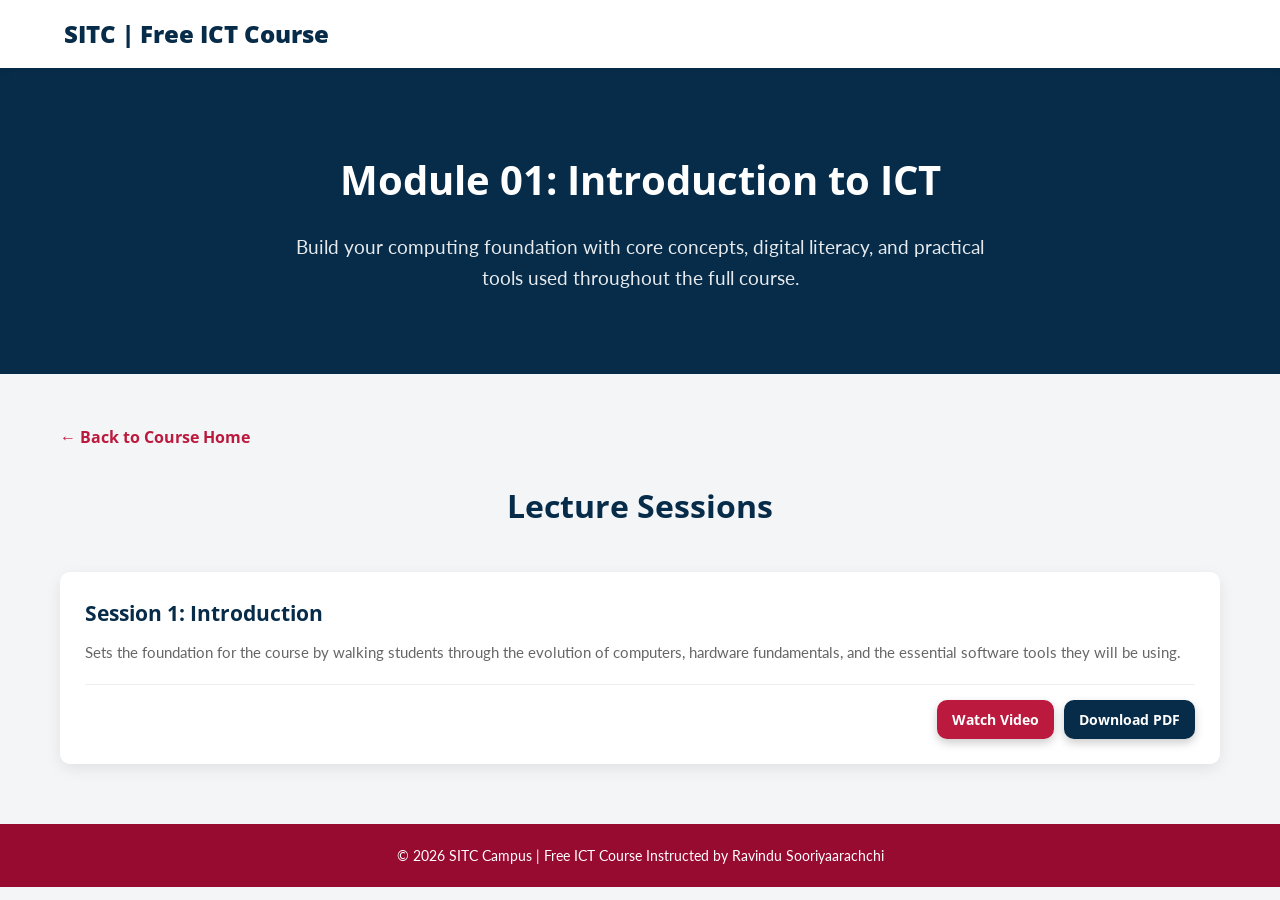
<file: intro.html>
<!DOCTYPE html>
<html lang="en">
<head>
	<meta charset="UTF-8">
	<meta name="viewport" content="width=device-width, initial-scale=1.0">
	<meta name="theme-color" content="#072C49">
	<title>Introduction to ICT | Free ICT Course | SITC</title>

	<link href="https://fonts.googleapis.com/css2?family=Lato:wght@400;700&family=Open+Sans:wght@400;700;800&display=swap" rel="stylesheet">

	<style>
		:root {
			--primary-blue: #072C49;
			--accent-red: #BB1A3E;
			--text-dark: #32373c;
			--bg-light: #f4f5f7;
			--white: #ffffff;
			--font-headings: 'Open Sans', sans-serif;
			--font-body: 'Lato', sans-serif;
		}

		* { margin: 0; padding: 0; box-sizing: border-box; }

		body {
			font-family: var(--font-body);
			color: var(--text-dark);
			background-color: var(--bg-light);
			line-height: 1.6;
		}

		h1, h2, h3 { font-family: var(--font-headings); color: var(--primary-blue); }

		header {
			background-color: var(--white);
			box-shadow: 0 4px 6px rgba(0, 0, 0, 0.05);
			padding: 15px 5%;
			display: flex;
			align-items: center;
			position: sticky;
			top: 0;
			z-index: 100;
		}

		.logo {
			font-family: var(--font-headings);
			font-size: 24px;
			font-weight: 800;
			color: var(--primary-blue);
			text-decoration: none;
		}

		.hero {
			background-color: var(--primary-blue);
			color: var(--white);
			text-align: center;
			padding: 80px 20px;
		}

		.hero h1 { color: var(--white); font-size: 2.5rem; margin-bottom: 20px; }
		.hero p { font-size: 1.2rem; max-width: 720px; margin: 0 auto; opacity: 0.9; }

		.btn {
			display: inline-block;
			background-color: var(--primary-blue);
			color: var(--white);
			padding: 12px 25px;
			font-family: var(--font-headings);
			font-weight: 700;
			text-decoration: none;
			border-radius: 10px;
			transition: all 0.3s ease;
			box-shadow: 0 4px 10px rgba(0, 0, 0, 0.2);
		}

		.btn:hover { background-color: #051f34; transform: translateY(-2px); }
		.btn-video { background-color: var(--accent-red); }
		.btn-video:hover { background-color: #981530; }

		.container { max-width: 1200px; margin: 50px auto; padding: 0 20px; }
		.back-link {
			display: inline-block;
			margin-bottom: 30px;
			color: var(--accent-red);
			text-decoration: none;
			font-weight: 700;
			font-family: var(--font-headings);
		}
		.section-title { text-align: center; font-size: 2rem; margin-bottom: 40px; }

		.grid {
			display: grid;
			grid-template-columns: repeat(auto-fit, minmax(300px, 1fr));
			gap: 30px;
		}

		.card {
			background: var(--white);
			border-radius: 10px;
			padding: 25px;
			box-shadow: 0 5px 15px rgba(0, 0, 0, 0.08);
			transition: transform 0.3s ease, box-shadow 0.3s ease;
			display: flex;
			flex-direction: column;
		}

		.card:hover { transform: translateY(-5px); box-shadow: 0 10px 25px rgba(0, 0, 0, 0.15); }
		.card h3 { font-size: 1.3rem; margin-bottom: 10px; }
		.card p { font-size: 0.95rem; margin-bottom: 20px; color: #666; flex-grow: 1; }
		.card-footer { display: flex; justify-content: flex-end; border-top: 1px solid #eee; padding-top: 15px; }
		.card-actions { display: flex; gap: 10px; flex-wrap: wrap; justify-content: flex-end; }
		.card--assignment { border: 2px solid var(--accent-red); }
		.card-title--assignment { color: var(--accent-red); }

		footer {
			background-color: #980B31;
			color: var(--white);
			text-align: center;
			padding: 20px;
			margin-top: 60px;
			font-size: .9rem;
		}

		@media (max-width: 768px) {
			.hero h1 { font-size: 2rem; }
		}
	</style>
	<script src="assets/js/render-cards.js" defer></script>
</head>
<body>
	<header>
		<a href="index.html" class="logo">SITC | Free ICT Course</a>
	</header>

	<section class="hero">
		<h1>Module 01: Introduction to ICT</h1>
		<p>Build your computing foundation with core concepts, digital literacy, and practical tools used throughout the full course.</p>
	</section>

	<div class="container" id="materials">
		<a href="index.html" class="back-link">&larr; Back to Course Home</a>
		<h2 class="section-title">Lecture Sessions</h2>
		<div class="grid" data-sessions-grid data-module="intro"></div>
	</div>

	<footer>
		<p>&copy; 2026 SITC Campus | Free ICT Course Instructed by Ravindu Sooriyaarachchi</p>
	</footer>
</body>
</html>
</file>
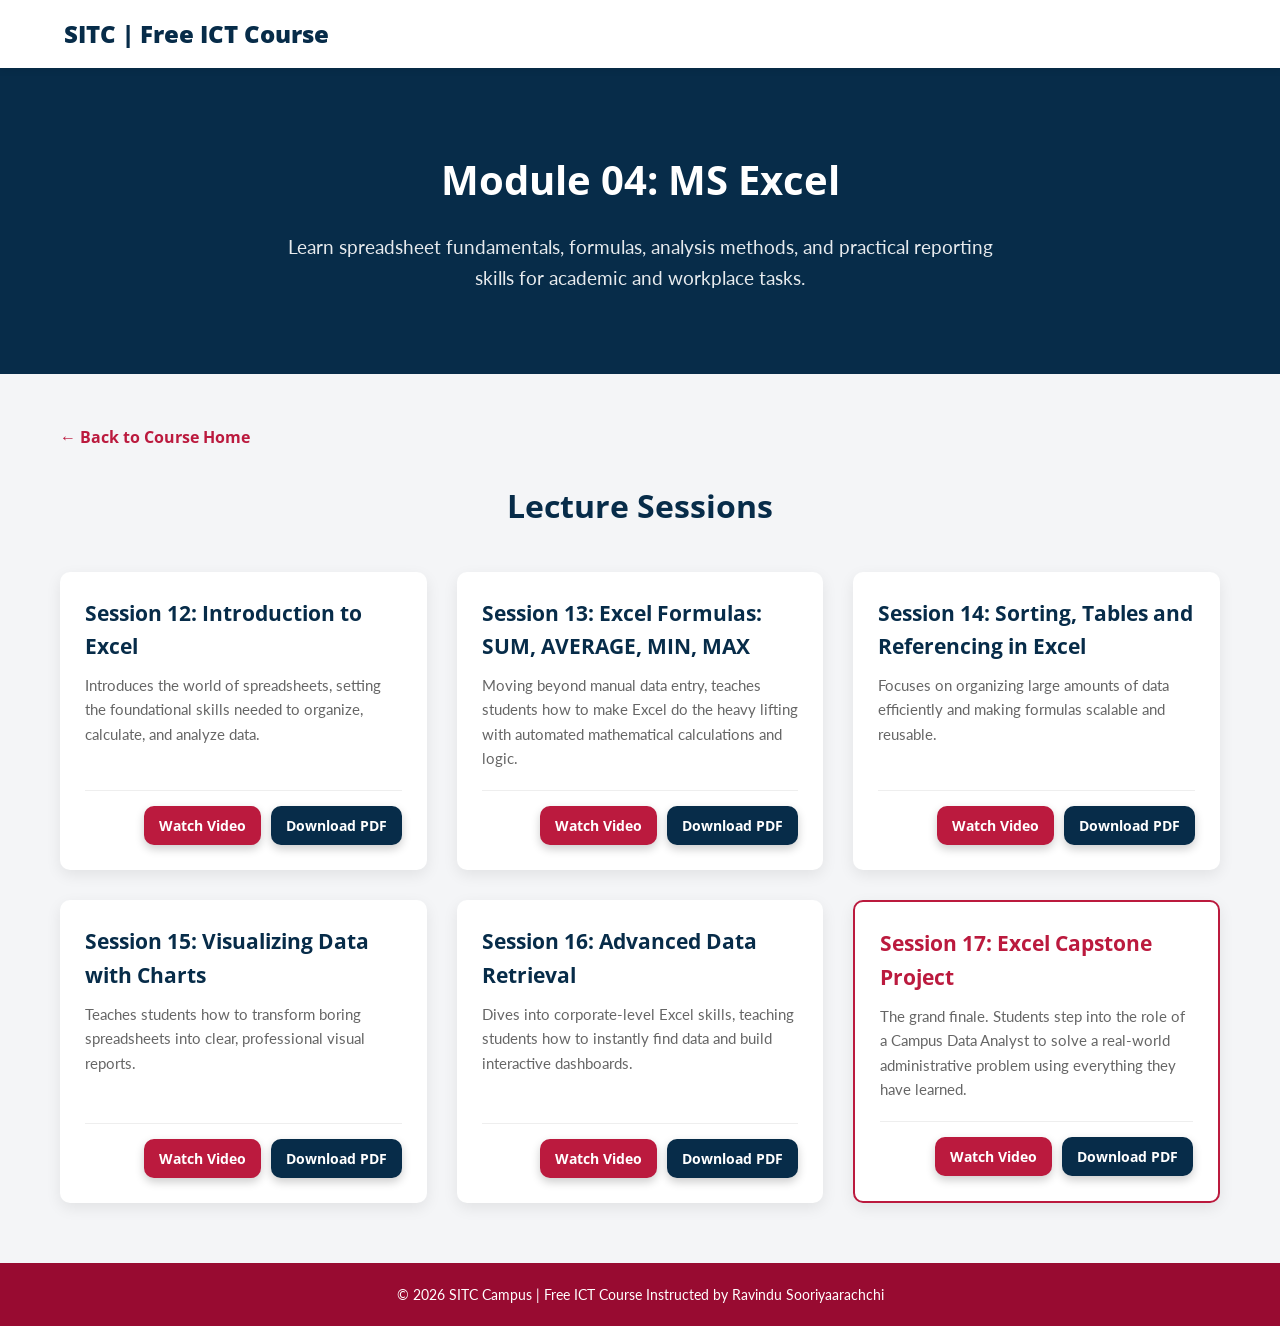
<file: ms-excel.html>
<!DOCTYPE html>
<html lang="en">
<head>
	<meta charset="UTF-8">
	<meta name="viewport" content="width=device-width, initial-scale=1.0">
	<meta name="theme-color" content="#072C49">
	<title>MS Excel | Free ICT Course | SITC</title>

	<link href="https://fonts.googleapis.com/css2?family=Lato:wght@400;700&family=Open+Sans:wght@400;700;800&display=swap" rel="stylesheet">

	<style>
		:root { --primary-blue: #072C49; --accent-red: #BB1A3E; --text-dark: #32373c; --bg-light: #f4f5f7; --white: #ffffff; --font-headings: 'Open Sans', sans-serif; --font-body: 'Lato', sans-serif; }
		* { margin: 0; padding: 0; box-sizing: border-box; }
		body { font-family: var(--font-body); color: var(--text-dark); background-color: var(--bg-light); line-height: 1.6; }
		h1, h2, h3 { font-family: var(--font-headings); color: var(--primary-blue); }
		header { background-color: var(--white); box-shadow: 0 4px 6px rgba(0,0,0,.05); padding: 15px 5%; display: flex; align-items: center; position: sticky; top: 0; z-index: 100; }
		.logo { font-family: var(--font-headings); font-size: 24px; font-weight: 800; color: var(--primary-blue); text-decoration: none; }
		.hero { background-color: var(--primary-blue); color: var(--white); text-align: center; padding: 80px 20px; }
		.hero h1 { color: var(--white); font-size: 2.5rem; margin-bottom: 20px; }
		.hero p { font-size: 1.2rem; max-width: 720px; margin: 0 auto; opacity: .9; }
		.btn { display: inline-block; background-color: var(--primary-blue); color: var(--white); padding: 12px 25px; font-family: var(--font-headings); font-weight: 700; text-decoration: none; border-radius: 10px; transition: all .3s ease; box-shadow: 0 4px 10px rgba(0,0,0,.2); }
		.btn:hover { background-color: #051f34; transform: translateY(-2px); }
		.btn-video { background-color: var(--accent-red); }
		.btn-video:hover { background-color: #981530; }
		.container { max-width: 1200px; margin: 50px auto; padding: 0 20px; }
		.back-link { display: inline-block; margin-bottom: 30px; color: var(--accent-red); text-decoration: none; font-weight: 700; font-family: var(--font-headings); }
		.section-title { text-align: center; font-size: 2rem; margin-bottom: 40px; }
		.grid { display: grid; grid-template-columns: repeat(auto-fit, minmax(300px, 1fr)); gap: 30px; }
		.card { background: var(--white); border-radius: 10px; padding: 25px; box-shadow: 0 5px 15px rgba(0,0,0,.08); transition: transform .3s ease, box-shadow .3s ease; display: flex; flex-direction: column; }
		.card:hover { transform: translateY(-5px); box-shadow: 0 10px 25px rgba(0,0,0,.15); }
		.card h3 { font-size: 1.3rem; margin-bottom: 10px; }
		.card p { font-size: .95rem; margin-bottom: 20px; color: #666; flex-grow: 1; }
		.card-footer { display: flex; justify-content: flex-end; border-top: 1px solid #eee; padding-top: 15px; }
		.card-actions { display: flex; gap: 10px; flex-wrap: wrap; justify-content: flex-end; }
		.card--assignment { border: 2px solid var(--accent-red); }
		.card-title--assignment { color: var(--accent-red); }
		footer { background-color: #980B31; color: var(--white); text-align: center; padding: 20px; margin-top: 60px; font-size: .9rem; }
		@media (max-width: 768px) { .hero h1 { font-size: 2rem; } }
	</style>
	<script src="assets/js/render-cards.js" defer></script>
</head>
<body>
	<header>
		<a href="index.html" class="logo">SITC | Free ICT Course</a>
	</header>

	<section class="hero">
		<h1>Module 04: MS Excel</h1>
		<p>Learn spreadsheet fundamentals, formulas, analysis methods, and practical reporting skills for academic and workplace tasks.</p>
	</section>

	<div class="container" id="materials">
		<a href="index.html" class="back-link">&larr; Back to Course Home</a>
		<h2 class="section-title">Lecture Sessions</h2>
		<div class="grid" data-sessions-grid data-module="excel"></div>
	</div>

	<footer>
		<p>&copy; 2026 SITC Campus | Free ICT Course Instructed by Ravindu Sooriyaarachchi</p>
	</footer>
</body>
</html>
</file>
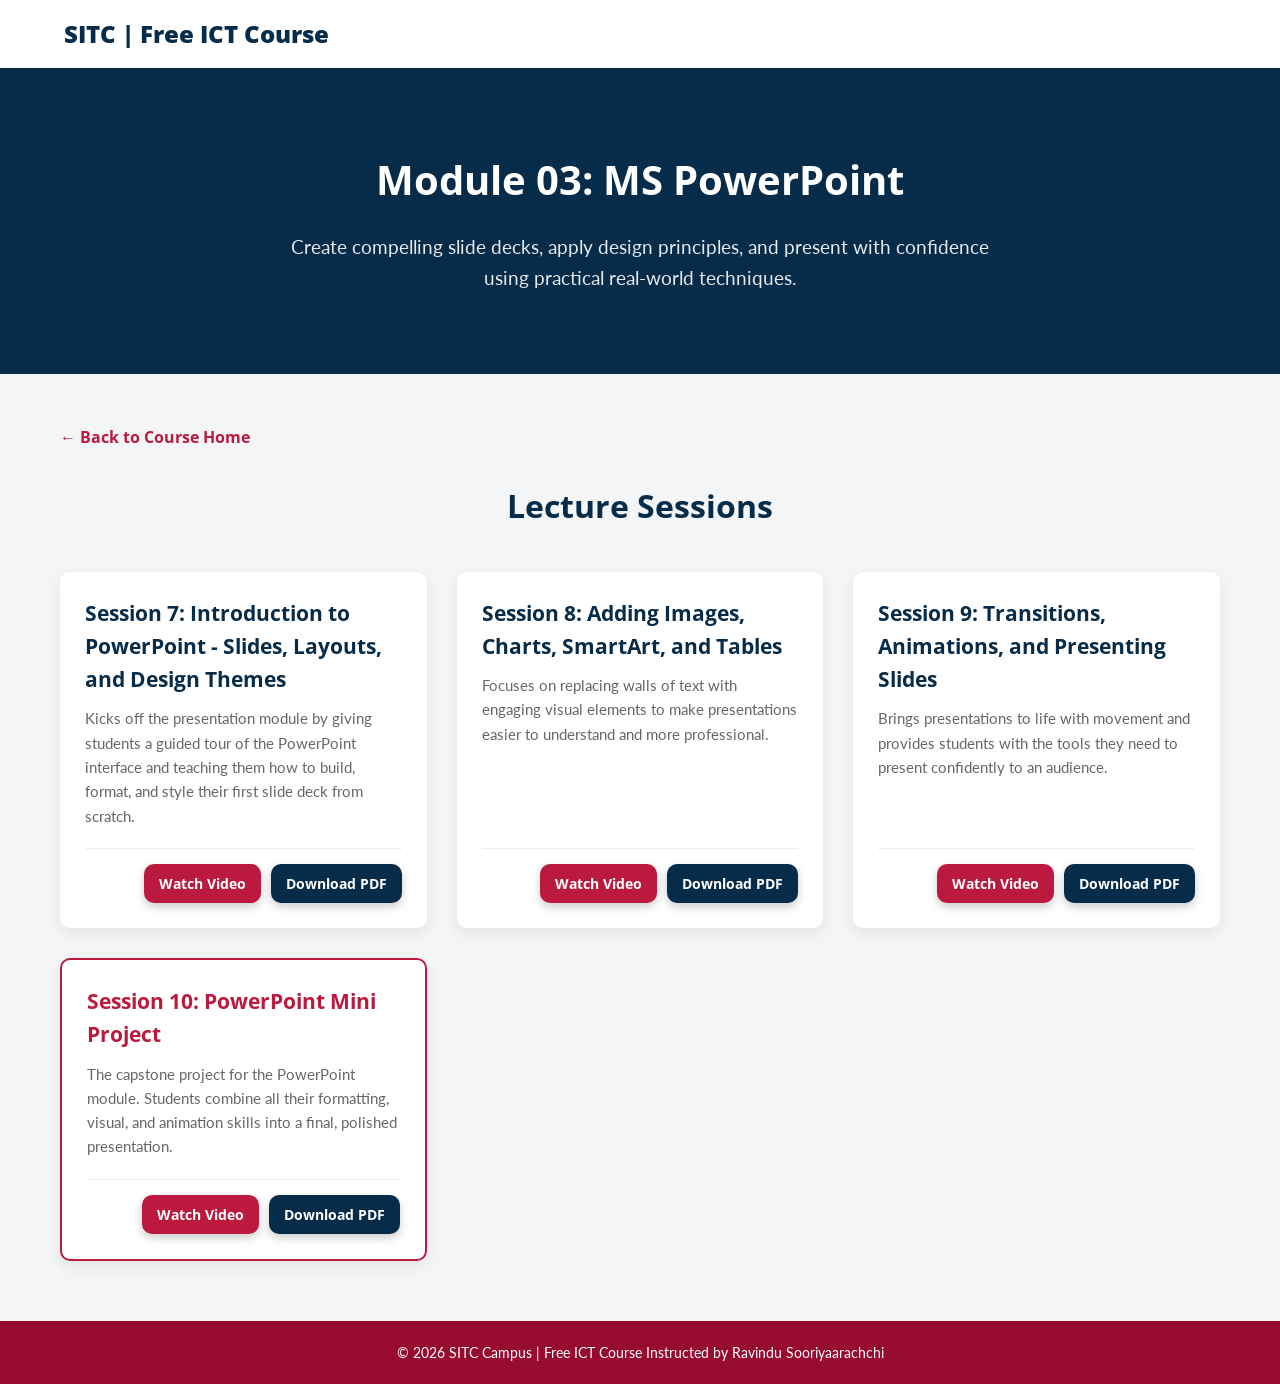
<file: ms-powerpoint.html>
<!DOCTYPE html>
<html lang="en">
<head>
	<meta charset="UTF-8">
	<meta name="viewport" content="width=device-width, initial-scale=1.0">
	<meta name="theme-color" content="#072C49">
	<title>MS PowerPoint | Free ICT Course | SITC</title>

	<link href="https://fonts.googleapis.com/css2?family=Lato:wght@400;700&family=Open+Sans:wght@400;700;800&display=swap" rel="stylesheet">

	<style>
		:root { --primary-blue: #072C49; --accent-red: #BB1A3E; --text-dark: #32373c; --bg-light: #f4f5f7; --white: #ffffff; --font-headings: 'Open Sans', sans-serif; --font-body: 'Lato', sans-serif; }
		* { margin: 0; padding: 0; box-sizing: border-box; }
		body { font-family: var(--font-body); color: var(--text-dark); background-color: var(--bg-light); line-height: 1.6; }
		h1, h2, h3 { font-family: var(--font-headings); color: var(--primary-blue); }
		header { background-color: var(--white); box-shadow: 0 4px 6px rgba(0,0,0,.05); padding: 15px 5%; display: flex; align-items: center; position: sticky; top: 0; z-index: 100; }
		.logo { font-family: var(--font-headings); font-size: 24px; font-weight: 800; color: var(--primary-blue); text-decoration: none; }
		.hero { background-color: var(--primary-blue); color: var(--white); text-align: center; padding: 80px 20px; }
		.hero h1 { color: var(--white); font-size: 2.5rem; margin-bottom: 20px; }
		.hero p { font-size: 1.2rem; max-width: 720px; margin: 0 auto; opacity: .9; }
		.btn { display: inline-block; background-color: var(--primary-blue); color: var(--white); padding: 12px 25px; font-family: var(--font-headings); font-weight: 700; text-decoration: none; border-radius: 10px; transition: all .3s ease; box-shadow: 0 4px 10px rgba(0,0,0,.2); }
		.btn:hover { background-color: #051f34; transform: translateY(-2px); }
		.btn-video { background-color: var(--accent-red); }
		.btn-video:hover { background-color: #981530; }
		.container { max-width: 1200px; margin: 50px auto; padding: 0 20px; }
		.back-link { display: inline-block; margin-bottom: 30px; color: var(--accent-red); text-decoration: none; font-weight: 700; font-family: var(--font-headings); }
		.section-title { text-align: center; font-size: 2rem; margin-bottom: 40px; }
		.grid { display: grid; grid-template-columns: repeat(auto-fit, minmax(300px, 1fr)); gap: 30px; }
		.card { background: var(--white); border-radius: 10px; padding: 25px; box-shadow: 0 5px 15px rgba(0,0,0,.08); transition: transform .3s ease, box-shadow .3s ease; display: flex; flex-direction: column; }
		.card:hover { transform: translateY(-5px); box-shadow: 0 10px 25px rgba(0,0,0,.15); }
		.card h3 { font-size: 1.3rem; margin-bottom: 10px; }
		.card p { font-size: .95rem; margin-bottom: 20px; color: #666; flex-grow: 1; }
		.card-footer { display: flex; justify-content: flex-end; border-top: 1px solid #eee; padding-top: 15px; }
		.card-actions { display: flex; gap: 10px; flex-wrap: wrap; justify-content: flex-end; }
		.card--assignment { border: 2px solid var(--accent-red); }
		.card-title--assignment { color: var(--accent-red); }
		footer { background-color: #980B31; color: var(--white); text-align: center; padding: 20px; margin-top: 60px; font-size: .9rem; }
		@media (max-width: 768px) { .hero h1 { font-size: 2rem; } }
	</style>
	<script src="assets/js/render-cards.js" defer></script>
</head>
<body>
	<header>
		<a href="index.html" class="logo">SITC | Free ICT Course</a>
	</header>

	<section class="hero">
		<h1>Module 03: MS PowerPoint</h1>
		<p>Create compelling slide decks, apply design principles, and present with confidence using practical real-world techniques.</p>
	</section>

	<div class="container" id="materials">
		<a href="index.html" class="back-link">&larr; Back to Course Home</a>
		<h2 class="section-title">Lecture Sessions</h2>
		<div class="grid" data-sessions-grid data-module="powerpoint"></div>
	</div>

	<footer>
		<p>&copy; 2026 SITC Campus | Free ICT Course Instructed by Ravindu Sooriyaarachchi</p>
	</footer>
</body>
</html>
</file>
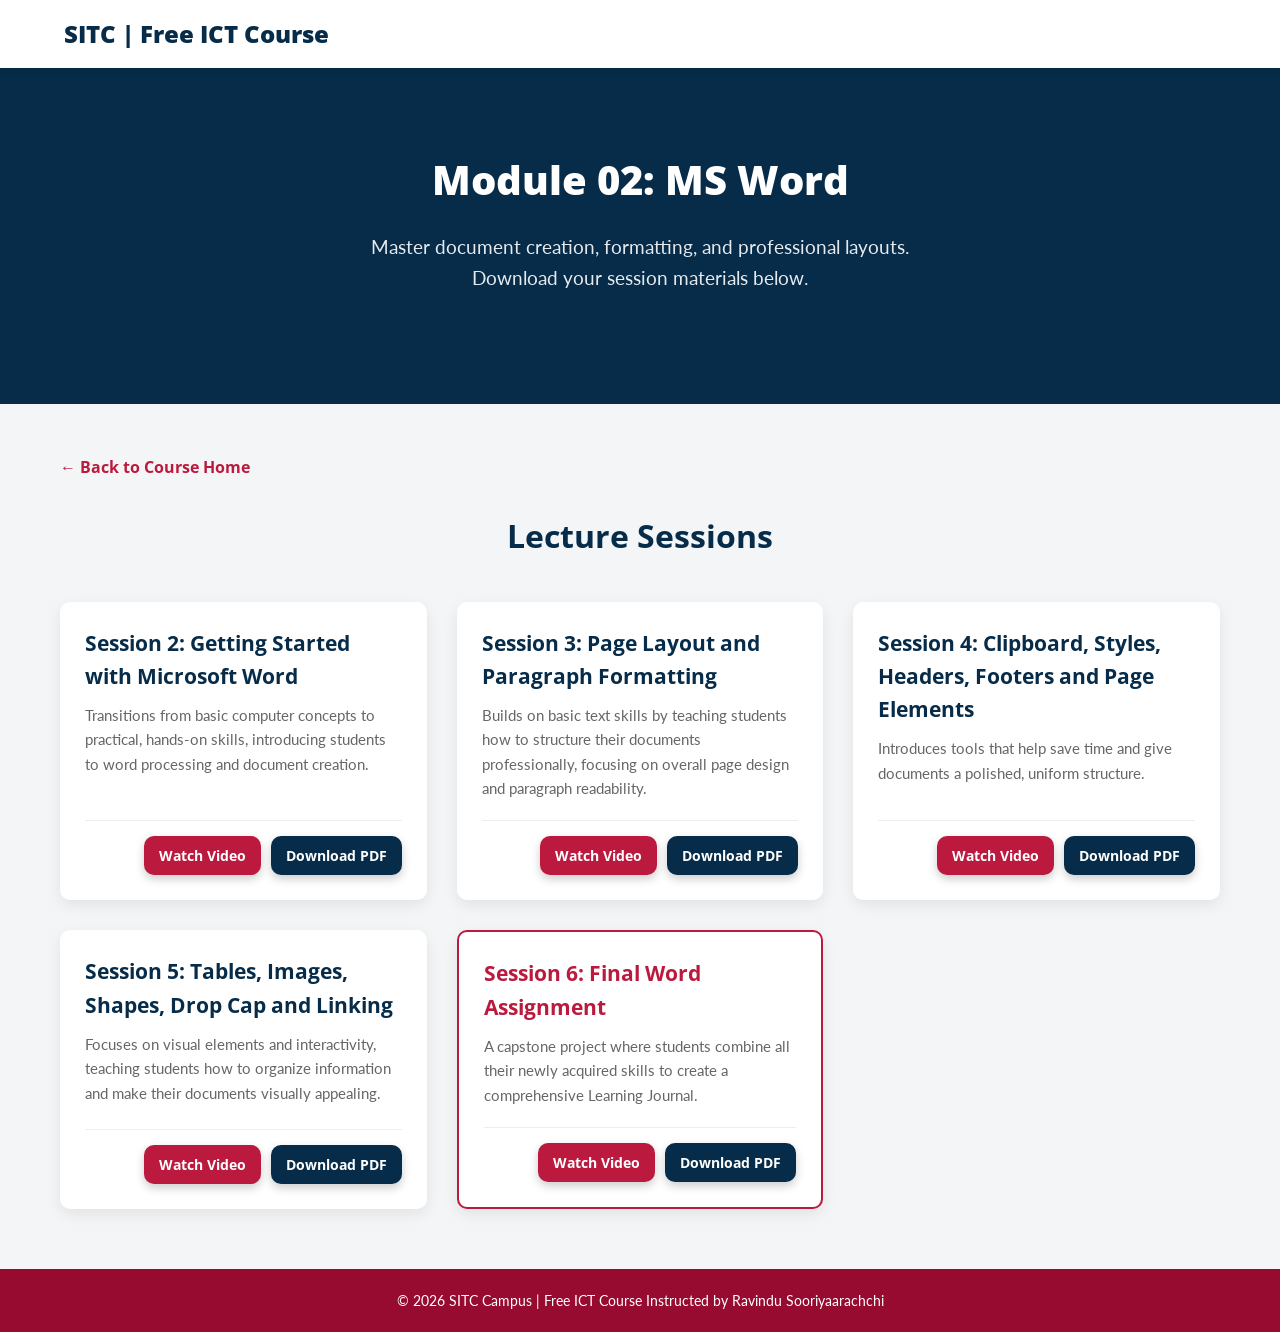
<file: ms-word.html>
<!DOCTYPE html>
<html lang="en">
<head>
    <meta charset="UTF-8">
    <meta name="viewport" content="width=device-width, initial-scale=1.0">
    <meta name="theme-color" content="#072C49">
    <title>MS Word | Free ICT Course | SITC</title>
    
    <link href="https://fonts.googleapis.com/css2?family=Lato:wght@400;700&family=Open+Sans:wght@400;700;800&display=swap" rel="stylesheet">
    
    <style>
        /* --- SITC CSS Variables --- */
        :root {
            --primary-blue: #072C49;
            --accent-red: #BB1A3E;
            --text-dark: #32373c;
            --bg-light: #f4f5f7;
            --white: #ffffff;
            --font-headings: 'Open Sans', sans-serif;
            --font-body: 'Lato', sans-serif;
        }

        /* --- Global Reset & Typography --- */
        * {
            margin: 0;
            padding: 0;
            box-sizing: border-box;
        }

        body {
            font-family: var(--font-body);
            color: var(--text-dark);
            background-color: var(--bg-light);
            line-height: 1.6;
        }

        h1, h2, h3 {
            font-family: var(--font-headings);
            color: var(--primary-blue);
        }

        /* --- Navigation Bar --- */
        header {
            background-color: var(--white);
            box-shadow: 0 4px 6px rgba(0, 0, 0, 0.05);
            padding: 15px 5%;
            display: flex;
            justify-content: space-between;
            align-items: center;
            position: sticky;
            top: 0;
            z-index: 100;
        }

        .logo {
            font-family: var(--font-headings);
            font-size: 24px;
            font-weight: 800;
            color: var(--primary-blue);
            text-decoration: none;
        }

        /* --- Hero Section --- */
        .hero {
            background-color: var(--primary-blue);
            color: var(--white);
            text-align: center;
            padding: 80px 20px;
        }

        .hero h1 {
            color: var(--white);
            font-size: 2.5rem;
            margin-bottom: 20px;
            font-weight: 800;
        }

        .hero p {
            font-size: 1.2rem;
            max-width: 600px;
            margin: 0 auto 30px auto;
            opacity: 0.9;
        }

        /* --- SITC Style Buttons --- */
        .btn {
            display: inline-block;
            background-color: var(--primary-blue);
            color: var(--white);
            padding: 12px 25px;
            font-family: var(--font-headings);
            font-weight: 700;
            text-decoration: none;
            border-radius: 10px;
            transition: all 0.3s ease;
            box-shadow: 0px 4px 10px rgba(0,0,0,0.2);
        }

        .btn:hover {
            background-color: #051f34;
            transform: translateY(-2px);
        }

        /* --- Course Modules Grid --- */
        .container {
            max-width: 1200px;
            margin: 50px auto;
            padding: 0 20px;
        }

        /* Back Link addition for subpages */
        .back-link {
            display: inline-block;
            margin-bottom: 30px;
            color: var(--accent-red);
            text-decoration: none;
            font-weight: bold;
            font-family: var(--font-headings);
        }
        .back-link:hover { text-decoration: underline; }

        .section-title {
            text-align: center;
            font-size: 2rem;
            margin-bottom: 40px;
        }

        .grid {
            display: grid;
            grid-template-columns: repeat(auto-fit, minmax(300px, 1fr));
            gap: 30px;
        }

        /* --- SITC Style Cards --- */
        .card {
            background: var(--white);
            border-radius: 10px;
            padding: 25px;
            box-shadow: 0 5px 15px rgba(0,0,0,0.08);
            transition: transform 0.3s ease, box-shadow 0.3s ease;
            display: flex;
            flex-direction: column;
        }

        .card:hover {
            transform: translateY(-5px);
            box-shadow: 0 10px 25px rgba(0,0,0,0.15);
        }

        .card h3 {
            font-size: 1.3rem;
            margin-bottom: 10px;
        }

        .card p {
            font-size: 0.95rem;
            margin-bottom: 20px;
            color: #666;
            flex-grow: 1; /* Pushes the button to the bottom */
        }

        .card-footer {
            display: flex;
            justify-content: flex-end;
            align-items: center;
            border-top: 1px solid #eee;
            padding-top: 15px;
        }

        .card-actions {
            display: flex;
            gap: 10px;
            flex-wrap: wrap;
            justify-content: flex-end;
        }

        .btn-video {
            background-color: var(--accent-red);
        }

        .btn-video:hover {
            background-color: #981530;
        }

        .card--assignment {
            border: 2px solid var(--accent-red);
        }

        .card-title--assignment {
            color: var(--accent-red);
        }

        /* --- Footer --- */
        footer {
            background-color: #980B31;
            color: var(--white);
            text-align: center;
            padding: 20px;
            margin-top: 60px;
            font-size: 0.9rem;
        }

        @media (max-width: 768px) {
            .hero h1 {
                font-size: 2rem;
            }
        }
    </style>
    <script src="assets/js/render-cards.js" defer></script>
</head>
<body>

    <header>
        <a href="index.html" class="logo">SITC | Free ICT Course</a>
    </header>

    <section class="hero">
        <h1>Module 02: MS Word</h1>
        <p>Master document creation, formatting, and professional layouts. Download your session materials below.</p>
    </section>

    <div class="container" id="materials">
        <a href="index.html" class="back-link">&larr; Back to Course Home</a>
        <h2 class="section-title">Lecture Sessions</h2>

        <div class="grid" data-sessions-grid data-module="word"></div>
    </div>

    <footer>
        <p>&copy; 2026 SITC Campus | Free ICT Course Instructed by Ravindu Sooriyaarachchi</p>
    </footer>

</body>
</html>
</file>
<file: assets/css/module-card-logos.css>
/* Module logo watermarks for cards */
.card {
    position: relative;
    overflow: hidden;
    isolation: isolate;
}

.card > * {
    position: relative;
    z-index: 1;
}

.card::after {
    content: "";
    position: absolute;
    right: 12px;
    top: 12px;
    width: 78px;
    height: 78px;
    background-image: var(--module-logo);
    background-repeat: no-repeat;
    background-position: center;
    background-size: contain;
    opacity: 0.3;
    pointer-events: none;
    z-index: 0;
}

.card--module-intro {
    --module-logo: none;
}

.card--module-word {
    --module-logo: url("../images/ms-word-logo.png");
}

.card--module-powerpoint {
    --module-logo: url("../images/ms-powerpoint-logo.png");
}

.card--module-excel {
    --module-logo: url("../images/ms-excel-logo.png");
}

.card--module-cv {
    --module-logo: none;
}

.card--module-google-forms {
    --module-logo: url("../images/google-forms-logo.png");
}

.card--module-email {
    --module-logo: url("../images/gmail-logo.png");
}

.card--module-graphic-design {
    --module-logo: url("../images/canva.png");
}

.card--module-career-launchpad {
    --module-logo: none;
}

/* Home page cards use solid logos and keep text clear of the icon area. */
.home-page .card::after {
    top: 14px;
    right: 14px;
    width: 64px;
    height: 64px;
    opacity: 1;
}

.home-page .card--module-word h3,
.home-page .card--module-word p,
.home-page .card--module-powerpoint h3,
.home-page .card--module-powerpoint p,
.home-page .card--module-excel h3,
.home-page .card--module-excel p,
.home-page .card--module-google-forms h3,
.home-page .card--module-google-forms p,
.home-page .card--module-email h3,
.home-page .card--module-email p,
.home-page .card--module-graphic-design h3,
.home-page .card--module-graphic-design p {
    padding-right: 86px;
}

@media (max-width: 768px) {
    .card::after {
        width: 62px;
        height: 62px;
        opacity: 0.26;
    }

    .home-page .card::after {
        width: 56px;
        height: 56px;
        opacity: 1;
    }

    .home-page .card--module-word h3,
    .home-page .card--module-word p,
    .home-page .card--module-powerpoint h3,
    .home-page .card--module-powerpoint p,
    .home-page .card--module-excel h3,
    .home-page .card--module-excel p,
    .home-page .card--module-google-forms h3,
    .home-page .card--module-google-forms p,
    .home-page .card--module-email h3,
    .home-page .card--module-email p,
    .home-page .card--module-graphic-design h3,
    .home-page .card--module-graphic-design p {
        padding-right: 72px;
    }
}
</file>
